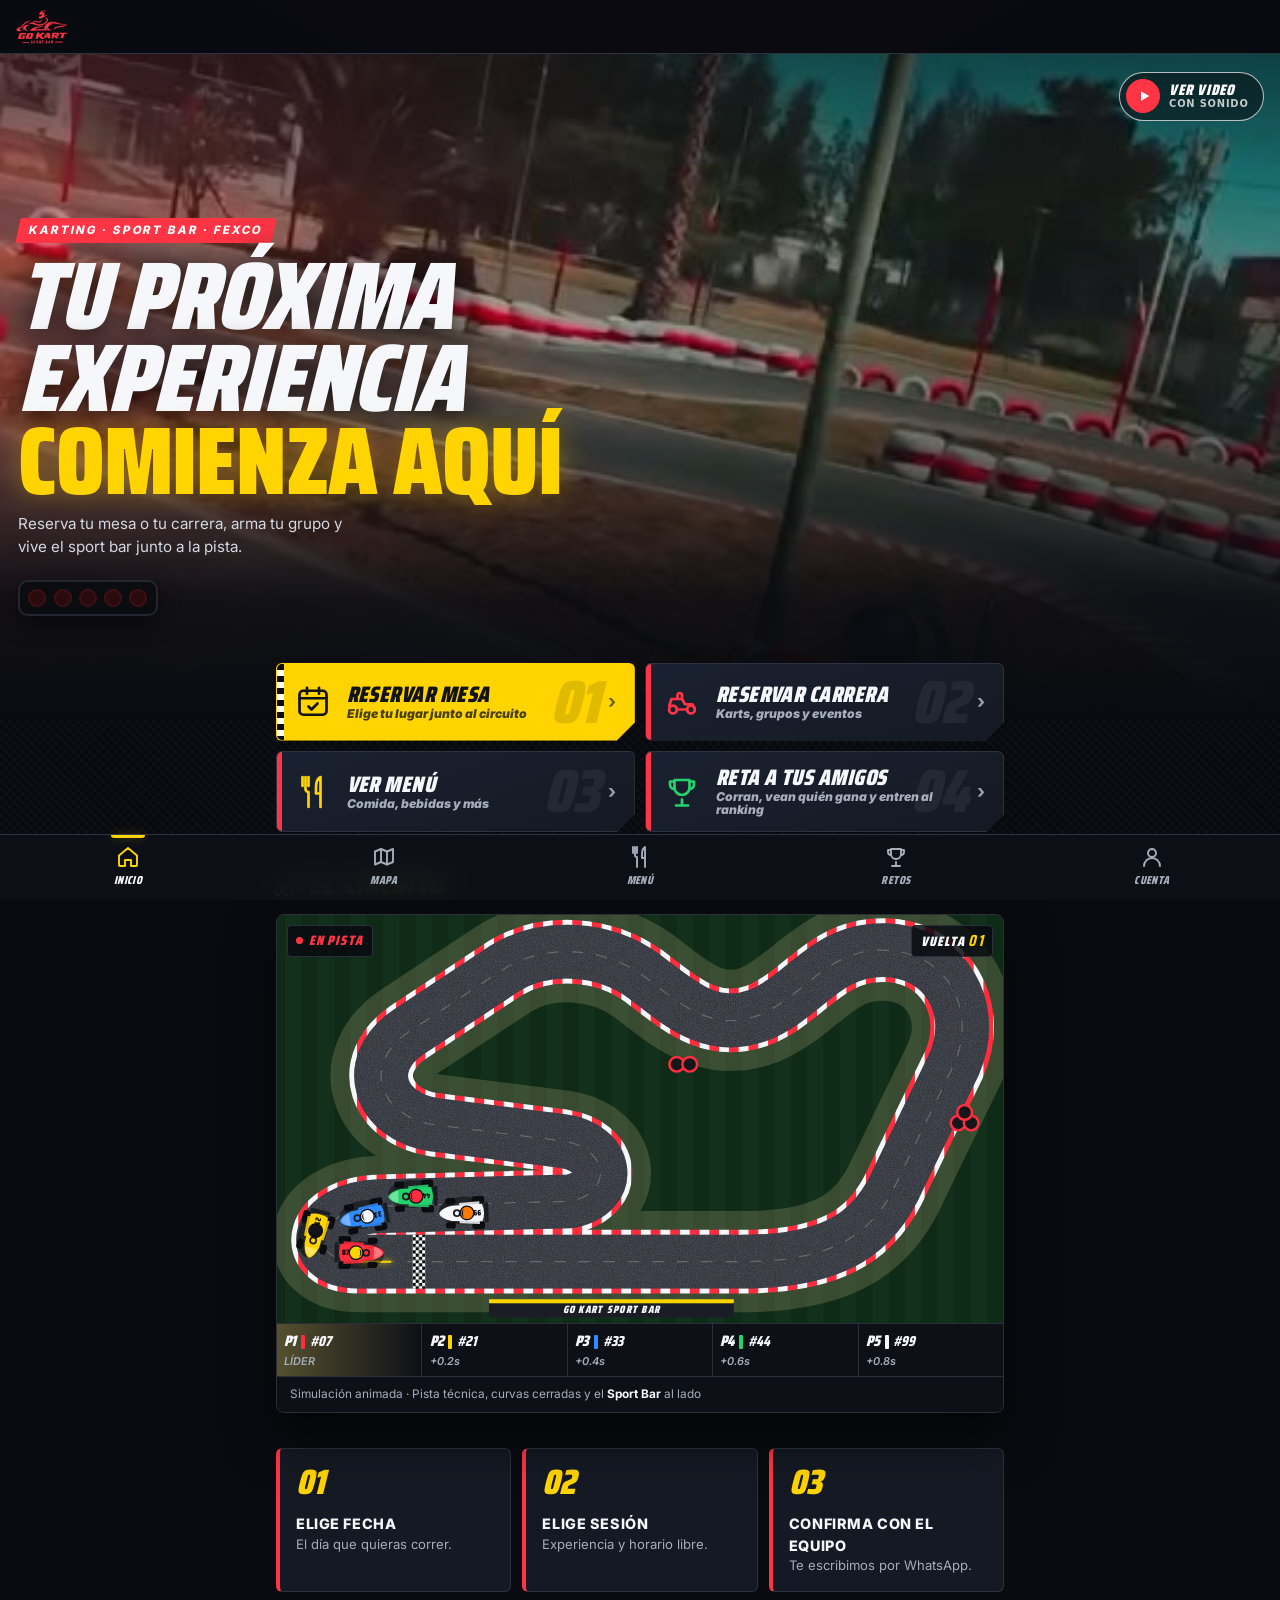
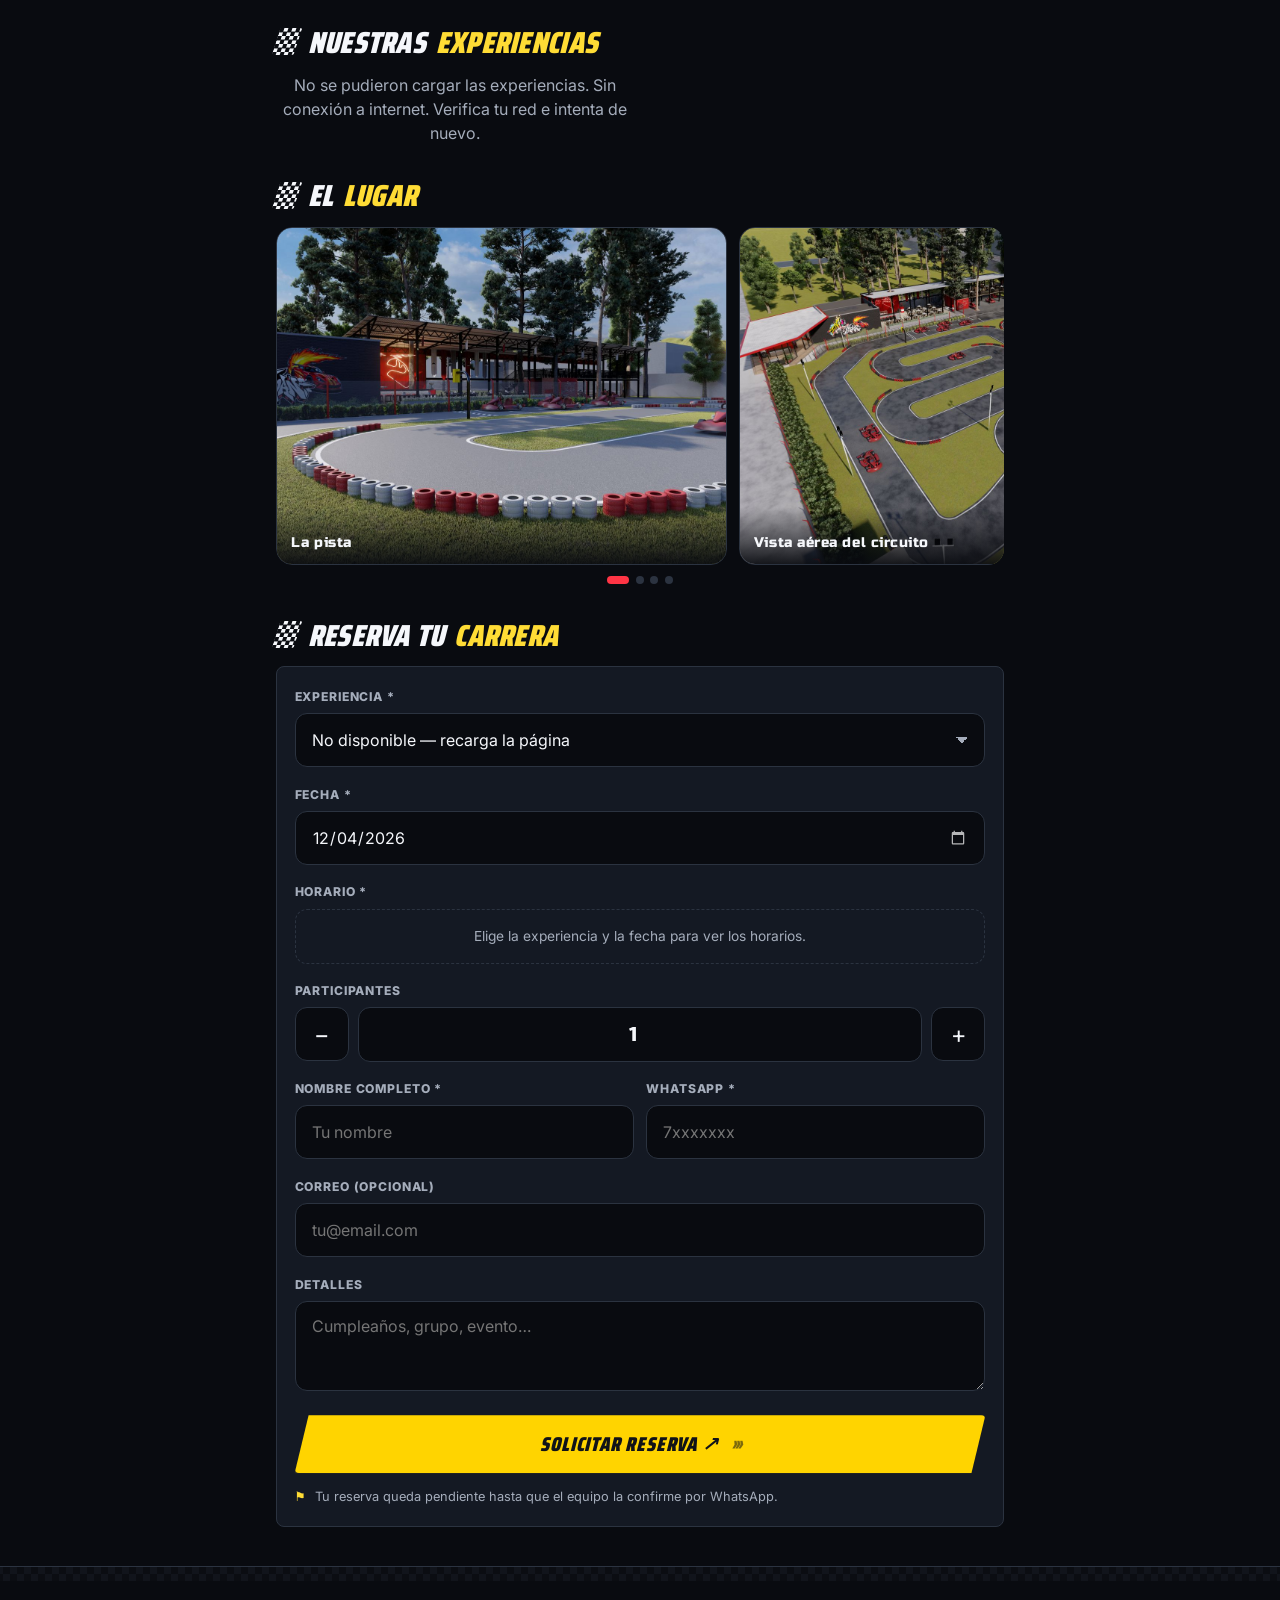
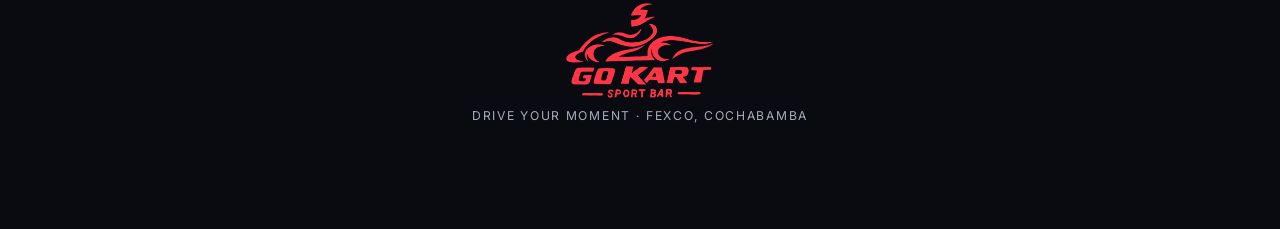
<file: index.html>
<!DOCTYPE html>
<html lang="es">
<head>
  <meta charset="UTF-8">
  <meta name="viewport" content="width=device-width, initial-scale=1.0, viewport-fit=cover">
  <meta name="theme-color" content="#090b10">
  <meta name="description" content="GO KART SPORT BAR — Reserva tu carrera de karting, mira el menú y descubre la pista.">
  <title>GO KART SPORT BAR — Reservas</title>
  <link rel="manifest" href="./manifest.json">
  <link rel="icon" type="image/png" sizes="192x192" href="./icons/icon-192.png">
  <link rel="apple-touch-icon" href="./icons/icon-192.png">
  <meta name="apple-mobile-web-app-capable" content="yes">
  <meta name="apple-mobile-web-app-status-bar-style" content="black-translucent">
  <link rel="preload" as="image" href="./img/logo.png">
  <link rel="stylesheet" href="./css/styles.css">
</head>
<body class="con-nav">

  <!-- PANTALLA DE CARGA -->
  <div id="splash" class="splash" role="status" aria-label="Cargando">
    <img src="./img/logo.png" alt="GO KART SPORT BAR" class="splash-logo">
    <div class="neumatico" aria-hidden="true"></div>
    <div class="splash-barra"><span id="splash-progreso"></span></div>
    <p class="splash-txt">PREPARANDO EL CIRCUITO</p>
  </div>

  <!-- CABECERA -->
  <header class="header">
    <a href="./index.html" class="header-logo" aria-label="GO KART SPORT BAR — inicio">
      <img src="./img/logo.png" alt="GO KART SPORT BAR">
    </a>
    <span id="estado" class="estado-pill hidden"><i></i><span></span></span>
  </header>

  <!-- HERO -->
  <section class="hero hero-carrera con-video">
    <video class="hero-video" id="hero-video" muted loop playsinline preload="none" poster="./video/hero-poster.jpg" aria-hidden="true" tabindex="-1">
      <source src="./video/hero-pista.mp4" type="video/mp4">
    </video>
    <div class="hero-velocidad" aria-hidden="true"><i></i><i></i><i></i><i></i><i></i><i></i></div>
    <span class="hero-kicker">Karting · Sport Bar · FEXCO</span>
    <h1><span class="h1-linea">Tu próxima</span><span class="h1-linea">experiencia</span><em class="h1-linea">comienza aquí</em></h1>
    <p>Reserva tu mesa o tu carrera, arma tu grupo y vive el sport bar junto a la pista.</p>
    <div class="largada" aria-hidden="true">
      <div class="largada-luces"><i></i><i></i><i></i><i></i><i></i></div>
      <span class="largada-go">¡LUZ VERDE!</span>
    </div>
    <button type="button" class="btn-video" id="btn-video" aria-haspopup="dialog">
      <span class="btn-video-ico" aria-hidden="true"><svg viewBox="0 0 24 24"><path d="M8 5.5v13l11-6.5Z" fill="currentColor"/></svg></span>
      <span>VER VIDEO<small>con sonido</small></span>
    </button>
  </section>

  <!-- VIDEO COMPLETO -->
  <dialog class="video-modal" id="video-modal" aria-label="Video de GO KART SPORT BAR">
    <button type="button" class="video-cerrar" id="video-cerrar" aria-label="Cerrar video">✕</button>
    <video id="video-completo" controls playsinline preload="none" poster="./video/completo-poster.jpg">
      <source src="./video/gokart-completo.mp4" type="video/mp4">
    </video>
  </dialog>

  <!-- ACCESOS -->
  <nav class="accesos lista" aria-label="Accesos rápidos">
    <a href="./mesas.html" class="acceso principal">
      <svg viewBox="0 0 24 24" fill="none" stroke="currentColor" stroke-width="1.8" stroke-linecap="round" stroke-linejoin="round" aria-hidden="true"><rect x="3" y="4.5" width="18" height="16" rx="2.5"/><path d="M3 9.5h18M8 2.5v4M16 2.5v4"/><path d="m9 15 2 2 4-4"/></svg>
      <span>RESERVAR MESA<small>Elige tu lugar junto al circuito</small></span><b class="flecha" aria-hidden="true">›</b>
    </a>
    <a href="#reservar" class="acceso">
      <svg viewBox="0 0 24 24" fill="none" stroke="#ff3545" stroke-width="1.8" stroke-linecap="round" stroke-linejoin="round" aria-hidden="true"><circle cx="6" cy="17" r="2.6"/><circle cx="18" cy="17" r="2.6"/><path d="M8.6 17h6.8M3.5 14.5 5 10h7l2 3.5h5l1.5 3"/><path d="M9 10V7.5a1.5 1.5 0 0 1 3 0V10"/></svg>
      <span>RESERVAR CARRERA<small>Karts, grupos y eventos</small></span><b class="flecha" aria-hidden="true">›</b>
    </a>
    <a href="./menu.html" class="acceso">
      <svg viewBox="0 0 24 24" fill="none" stroke="#ffd400" stroke-width="1.8" stroke-linecap="round" stroke-linejoin="round" aria-hidden="true"><path d="M7 2v8a2 2 0 0 0 2 2v10M5 2v6M9 2v6M17 22V2c-2 1-3 3.5-3 7v4h3"/></svg>
      <span>VER MENÚ<small>Comida, bebidas y más</small></span><b class="flecha" aria-hidden="true">›</b>
    </a>
    <a href="./retos.html" class="acceso">
      <svg viewBox="0 0 24 24" fill="none" stroke="#22d36b" stroke-width="1.8" stroke-linecap="round" stroke-linejoin="round" aria-hidden="true"><path d="M8 21h8M12 17v4M7 4h10v5a5 5 0 0 1-10 0Z"/><path d="M17 5h3v2a3 3 0 0 1-3 3M7 5H4v2a3 3 0 0 0 3 3"/></svg>
      <span>RETA A TUS AMIGOS<small>Corran, vean quién gana y entren al ranking</small></span><b class="flecha" aria-hidden="true">›</b>
    </a>
  </nav>

  <!-- CIRCUITO EN VIVO (simulación) -->
  <section class="section">
    <h2 class="section-title">El <span>circuito</span></h2>
    <div class="circuito-pro">
      <div class="circuito-cabeza">
        <span class="en-vivo">EN PISTA</span>
        <span class="vuelta">VUELTA <b id="vuelta-num">01</b></span>
      </div>
      <svg id="circuito-svg" viewBox="70 45 890 500" role="img" aria-label="Animación de karts dando vueltas al circuito">
        <defs>
          <pattern id="pasto" width="40" height="40" patternUnits="userSpaceOnUse"><rect width="40" height="40" fill="#0f2a17"/><rect width="20" height="40" fill="#12301b"/></pattern>
          <pattern id="pianos" width="24" height="24" patternUnits="userSpaceOnUse"><rect width="12" height="24" fill="#ff2d3d"/><rect x="12" width="12" height="24" fill="#f5f7fb"/></pattern>
          <pattern id="cuadros" width="8" height="8" patternUnits="userSpaceOnUse"><rect width="8" height="8" fill="#0b0c10"/><rect width="4" height="4" fill="#fff"/><rect x="4" y="4" width="4" height="4" fill="#fff"/></pattern>
          <filter id="asfalto-ruido"><feTurbulence type="fractalNoise" baseFrequency=".9" numOctaves="2" result="r"/><feColorMatrix in="r" values="0 0 0 0 .2  0 0 0 0 .21  0 0 0 0 .24  0 0 0 .55 0"/><feComposite in2="SourceGraphic" operator="in"/></filter>
          <path id="trazado-circuito" d="M 170 470 L 640 470 C 760 470 805 430 832 368 L 900 228 C 930 160 890 88 812 88 C 742 88 716 146 660 168 C 600 190 560 150 520 120 C 470 84 400 80 350 110 L 232 188 C 172 228 196 292 262 302 L 420 322 C 476 330 484 384 430 396 L 196 402 C 116 404 102 470 170 470 Z"/>
        </defs>
        <rect x="0" y="0" width="1000" height="600" fill="url(#pasto)"/>
        <use href="#trazado-circuito" fill="none" stroke="#c8b98a" stroke-opacity=".22" stroke-width="124" stroke-linejoin="round"/>
        <use href="#trazado-circuito" fill="none" stroke="url(#pianos)" stroke-width="78" stroke-linejoin="round"/>
        <use href="#trazado-circuito" fill="none" stroke="#24272f" stroke-width="66" stroke-linejoin="round"/>
        <use href="#trazado-circuito" fill="none" stroke="#24272f" stroke-width="66" stroke-linejoin="round" filter="url(#asfalto-ruido)"/>
        <use href="#trazado-circuito" fill="none" stroke="rgba(255,255,255,.22)" stroke-width="1.5" stroke-dasharray="14 16"/>
        <use href="#trazado-circuito" class="luz-pista" fill="none" stroke="#ffd400" stroke-width="2.5" stroke-dasharray="40 2600" pathLength="2640"/>
        <rect x="236" y="437" width="16" height="66" fill="url(#cuadros)"/>
        <g class="tribuna" transform="translate(330 516)"><rect width="300" height="22" rx="4" fill="#1a1d25"/><rect y="0" width="300" height="5" fill="#ffd400"/><text x="150" y="17" text-anchor="middle">GO KART SPORT BAR</text></g>
        <g class="neumaticos-pila" transform="translate(905 300)"><circle r="9"/><circle cx="16" r="9"/><circle cx="8" cy="-13" r="9"/></g>
        <g class="neumaticos-pila" transform="translate(560 228)"><circle r="9"/><circle cx="16" r="9"/></g>
        <g id="capa-estela"></g>
        <g id="capa-humo"></g>
        <g id="capa-karts"></g>
      </svg>
      <ol class="tabla-posiciones" id="tabla-posiciones" aria-label="Posiciones de la animación"></ol>
      <p class="circuito-nota">Simulación animada · Pista técnica, curvas cerradas y el <b>Sport Bar</b> al lado</p>
    </div>
  </section>

  <!-- PASOS -->
  <section class="section">
    <div class="steps">
      <div class="step"><div class="step-num">01</div><div><h3>Elige fecha</h3><p>El día que quieras correr.</p></div></div>
      <div class="step"><div class="step-num">02</div><div><h3>Elige sesión</h3><p>Experiencia y horario libre.</p></div></div>
      <div class="step"><div class="step-num">03</div><div><h3>Confirma con el equipo</h3><p>Te escribimos por WhatsApp.</p></div></div>
    </div>
  </section>

  <!-- EXPERIENCIAS (desde la API) -->
  <section id="experiencias" class="section">
    <h2 class="section-title">Nuestras <span>experiencias</span></h2>
    <div id="services-container" class="services-grid">
      <div class="esqueleto"></div><div class="esqueleto"></div>
    </div>
  </section>

  <!-- GALERÍA -->
  <section class="section">
    <h2 class="section-title">El <span>lugar</span></h2>
    <div class="carrusel">
      <div class="carrusel-pista" id="carrusel">
        <figure class="carrusel-item"><img src="./img/render-pista.jpg" alt="Pista de karting con neumáticos rojos y blancos" loading="lazy"><figcaption>La pista</figcaption></figure>
        <figure class="carrusel-item"><img src="./img/render-aereo.jpg" alt="Vista aérea del circuito y el sport bar" loading="lazy"><figcaption>Vista aérea del circuito</figcaption></figure>
        <figure class="carrusel-item"><img src="./img/galeria-mural.jpg" alt="Mural de GO KART SPORT BAR con dos pilotos" loading="lazy"><figcaption>Sport Bar</figcaption></figure>
        <figure class="carrusel-item"><img src="./img/como-llegar.jpg" alt="Mapa de cómo llegar: FEXCO, puerta 1B, Circuito Bolivia" loading="lazy"><figcaption>Cómo llegar · FEXCO</figcaption></figure>
      </div>
      <div class="carrusel-puntos" id="carrusel-puntos" aria-hidden="true"></div>
    </div>
  </section>

  <!-- RESERVA -->
  <section id="reservar" class="section">
    <h2 class="section-title">Reserva tu <span>carrera</span></h2>
    <div class="form-card">
      <form id="reservation-form" autocomplete="on" novalidate>
        <div class="form-group">
          <label for="servicio">Experiencia *</label>
          <select id="servicio" required>
            <option value="">Cargando experiencias…</option>
          </select>
        </div>
        <div class="form-group">
          <label for="fecha">Fecha *</label>
          <input type="date" id="fecha" required>
        </div>
        <div class="form-group">
          <span class="form-label" id="horas-label">Horario *</span>
          <div id="horas" class="chips" role="radiogroup" aria-labelledby="horas-label">
            <div class="chips-vacio">Elige la experiencia y la fecha para ver los horarios.</div>
          </div>
        </div>
        <div class="form-group">
          <label for="participantes">Participantes</label>
          <div class="contador">
            <button type="button" id="menos" aria-label="Menos participantes">−</button>
            <input type="number" id="participantes" min="1" max="10" value="1" inputmode="numeric">
            <button type="button" id="mas" aria-label="Más participantes">+</button>
          </div>
          <p class="form-ayuda" id="cupo-ayuda"></p>
        </div>
        <div class="form-row">
          <div class="form-group">
            <label for="nombre">Nombre completo *</label>
            <input type="text" id="nombre" required placeholder="Tu nombre" autocomplete="name">
          </div>
          <div class="form-group">
            <label for="telefono">WhatsApp *</label>
            <input type="tel" id="telefono" required placeholder="7xxxxxxx" autocomplete="tel" inputmode="tel">
          </div>
        </div>
        <div class="form-group">
          <label for="email">Correo (opcional)</label>
          <input type="email" id="email" placeholder="tu@email.com" autocomplete="email">
        </div>
        <div class="form-group">
          <label for="observaciones">Detalles</label>
          <textarea id="observaciones" placeholder="Cumpleaños, grupo, evento…"></textarea>
        </div>
        <button type="submit" id="btn-submit" class="btn btn-primary">Solicitar reserva ↗</button>
        <p class="aviso-reserva"><b>⚑</b> Tu reserva queda pendiente hasta que el equipo la confirme por WhatsApp.</p>
      </form>
      <div id="status-msg" class="status-msg" role="alert"></div>
    </div>
  </section>

  <!-- PIE -->
  <footer class="footer">
    <img src="./img/logo.png" alt="GO KART SPORT BAR" loading="lazy">
    <p class="footer-tagline">Drive your moment · FEXCO, Cochabamba</p>
  </footer>

  <!-- CONFIRMACIÓN -->
  <div id="confirmacion" class="modal" role="dialog" aria-modal="true" aria-labelledby="confirm-titulo">
    <div class="confeti" id="confeti"></div>
    <div class="modal-caja">
      <div class="bandera-wrap"><div class="bandera" aria-hidden="true"><div class="bandera-palo"></div><div class="bandera-tela"></div></div></div>
      <h2 class="confirm-titulo" id="confirm-titulo">¡Reserva enviada!</h2>
      <p class="confirm-sub">El equipo la revisará y te confirmará por WhatsApp.</p>
      <div class="confirm-datos" id="confirm-datos"></div>
      <div class="confirm-acciones">
        <a id="btn-whatsapp" class="btn btn-whatsapp" href="#" target="_blank" rel="noopener">
          <svg width="20" height="20" viewBox="0 0 24 24" fill="currentColor" aria-hidden="true"><path d="M12 2a10 10 0 0 0-8.6 15.1L2 22l5-1.3A10 10 0 1 0 12 2Zm0 18.2a8.2 8.2 0 0 1-4.2-1.2l-.3-.2-3 .8.8-2.9-.2-.3A8.2 8.2 0 1 1 12 20.2Zm4.5-6.1c-.2-.1-1.5-.7-1.7-.8-.2-.1-.4-.1-.6.1l-.8 1c-.1.2-.3.2-.5.1a6.7 6.7 0 0 1-3.3-2.9c-.2-.4.3-.4.8-1.3.1-.2 0-.3 0-.4l-.8-1.8c-.2-.5-.4-.4-.6-.4h-.5a1 1 0 0 0-.7.3 3 3 0 0 0-.9 2.2 5.2 5.2 0 0 0 1.1 2.7 11.8 11.8 0 0 0 4.5 4c1.7.7 2.4.8 3.2.7.5-.1 1.5-.6 1.7-1.2.2-.6.2-1.1.2-1.2-.1-.1-.2-.2-.4-.3Z"/></svg>
          Compartir por WhatsApp
        </a>
        <button type="button" id="btn-otra" class="btn btn-ghost">Hacer otra reserva</button>
      </div>
    </div>
  </div>

  <!-- NAVEGACIÓN INFERIOR -->
  <nav class="bottom-nav" aria-label="Navegación principal">
    <a href="./index.html" class="on" aria-current="page">
      <svg viewBox="0 0 24 24" fill="none" stroke="currentColor" stroke-width="1.9" stroke-linecap="round" stroke-linejoin="round" aria-hidden="true"><path d="M3 10.5 12 3l9 7.5V20a1 1 0 0 1-1 1h-5v-6h-6v6H4a1 1 0 0 1-1-1Z"/></svg>Inicio
    </a>
    <a href="./mesas.html">
      <svg viewBox="0 0 24 24" fill="none" stroke="currentColor" stroke-width="1.9" stroke-linecap="round" stroke-linejoin="round" aria-hidden="true"><path d="m9 4-6 2.5v13L9 17l6 2.5 6-2.5v-13L15 6.5Z"/><path d="M9 4v13M15 6.5v13"/></svg>Mapa
    </a>
    <a href="./menu.html">
      <svg viewBox="0 0 24 24" fill="none" stroke="currentColor" stroke-width="1.9" stroke-linecap="round" stroke-linejoin="round" aria-hidden="true"><path d="M7 2v8a2 2 0 0 0 2 2v10M5 2v6M9 2v6M17 22V2c-2 1-3 3.5-3 7v4h3"/></svg>Menú
    </a>
    <a href="./retos.html">
      <svg viewBox="0 0 24 24" fill="none" stroke="currentColor" stroke-width="1.9" stroke-linecap="round" stroke-linejoin="round" aria-hidden="true"><path d="M8 21h8M12 17v4M7 4h10v5a5 5 0 0 1-10 0Z"/><path d="M17 5h3v2a3 3 0 0 1-3 3M7 5H4v2a3 3 0 0 0 3 3"/></svg>Retos
    </a>
    <a href="./cuenta.html">
      <svg viewBox="0 0 24 24" fill="none" stroke="currentColor" stroke-width="1.9" stroke-linecap="round" stroke-linejoin="round" aria-hidden="true"><circle cx="12" cy="8" r="4"/><path d="M4 21a8 8 0 0 1 16 0"/></svg>Cuenta
    </a>
  </nav>

  <script src="./js/api.js"></script>
  <script src="./js/app.js"></script>
  <script src="./js/circuito.js"></script>
  <script src="./js/video.js"></script>
  <script>
    if ("serviceWorker" in navigator) {
      navigator.serviceWorker.register("./sw.js").catch(err => console.warn("SW registro falló:", err));
    }
  </script>
</body>
</html>
</file>
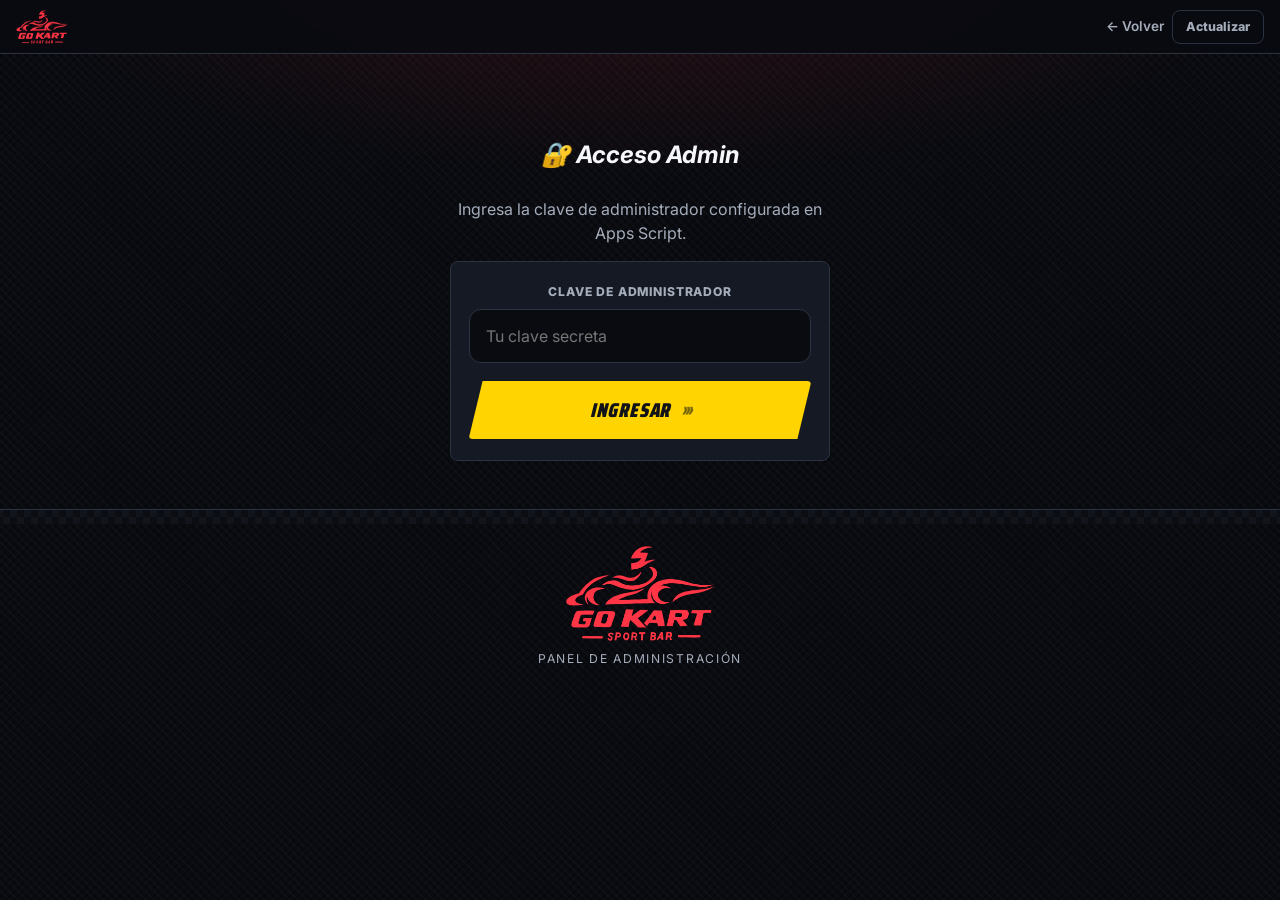
<file: admin.html>
<!DOCTYPE html>
<html lang="es">
<head>
  <meta charset="UTF-8">
  <meta name="viewport" content="width=device-width, initial-scale=1.0">
  <meta name="theme-color" content="#090b10">
  <meta name="robots" content="noindex">
  <title>GO KART SPORT BAR — Admin</title>
  <link rel="manifest" href="./manifest.json">
  <link rel="icon" type="image/png" sizes="192x192" href="./icons/icon-192.png">
  <link rel="stylesheet" href="./css/styles.css">
</head>
<body>

  <!-- HEADER -->
  <header class="header">
    <a href="./index.html" class="header-logo" aria-label="GO KART SPORT BAR — inicio"><img src="./img/logo.png" alt="GO KART SPORT BAR"></a>
    <nav class="header-nav">
      <a href="./index.html">← Volver</a>
      <button id="btn-refresh" class="btn btn-outline btn-sm" style="margin-left:.5rem">Actualizar</button>
      <button id="btn-logout" class="btn btn-outline btn-sm hidden" style="margin-left:.5rem">Salir</button>
    </nav>
  </header>

  <!-- LOGIN -->
  <div id="login-view" class="section">
    <div class="admin-login">
      <h2>🔐 Acceso Admin</h2>
      <p class="text-muted mb-2">Ingresa la clave de administrador configurada en Apps Script.</p>
      <form id="login-form" class="form-card">
        <div class="form-group">
          <label for="clave-input">Clave de administrador</label>
          <input type="password" id="clave-input" required placeholder="Tu clave secreta" minlength="12">
        </div>
        <button type="submit" class="btn btn-primary">INGRESAR</button>
      </form>
    </div>
  </div>

  <!-- DASHBOARD -->
  <div id="dashboard-view" class="section hidden">
    <h2 class="section-title">Panel de&nbsp;<span>control</span></h2>

    <div id="dashboard-content">
      <div class="loading-overlay"><span class="spinner"></span> Cargando panel...</div>
    </div>

    <!-- Retos en pista -->
    <div class="admin-section">
      <h3>🏁 Retos en pista</h3>
      <p class="text-muted text-sm mb-1">Pide el código al grupo, carga la posición y la mejor vuelta de cada piloto (ej. 45.3 o 1:02.48). La vuelta es opcional.</p>
      <div id="retos-admin"><div class="loading-overlay"><span class="spinner"></span></div></div>
    </div>

    <!-- Fotos de clientes -->
    <div class="admin-section">
      <h3>📸 Fotos por aprobar</h3>
      <div id="fotos-admin"><div class="loading-overlay"><span class="spinner"></span></div></div>
    </div>

    <!-- Bloquear horario -->
    <div class="admin-section">
      <h3>🚫 Bloquear Horario</h3>
      <form id="block-form">
        <div class="form-row">
          <div class="form-group">
            <label for="block-fecha">Fecha</label>
            <input type="date" id="block-fecha" required>
          </div>
          <div class="form-group">
            <label for="block-inicio">Desde</label>
            <input type="time" id="block-inicio" required>
          </div>
          <div class="form-group">
            <label for="block-fin">Hasta</label>
            <input type="time" id="block-fin" required>
          </div>
        </div>
        <div class="form-group">
          <label for="block-motivo">Motivo</label>
          <input type="text" id="block-motivo" placeholder="Mantenimiento, evento privado, etc.">
        </div>
        <button type="submit" class="btn btn-primary">BLOQUEAR HORARIO</button>
      </form>
    </div>

    <!-- Configuración -->
    <div class="admin-section">
      <h3>⚙️ Configuración</h3>
      <form id="settings-form">
        <div class="form-group">
          <label for="set-name">Nombre del negocio</label>
          <input type="text" id="set-name" placeholder="GO KART SPORT BAR">
        </div>
        <div class="form-row">
          <div class="form-group">
            <label for="set-open">Apertura</label>
            <input type="time" id="set-open" value="10:00">
          </div>
          <div class="form-group">
            <label for="set-close">Cierre</label>
            <input type="time" id="set-close" value="19:00">
          </div>
        </div>
        <div class="form-group">
          <label for="set-slot">Duración turno (min)</label>
          <input type="number" id="set-slot" min="10" max="180" value="60">
        </div>
        <button type="submit" class="btn btn-primary">GUARDAR CONFIGURACIÓN</button>
      </form>
    </div>
  </div>

  <div id="admin-status" class="status-msg"></div>

  <!-- FOOTER -->
  <footer class="footer">
    <img src="./img/logo.png" alt="GO KART SPORT BAR">
    <p class="footer-tagline">Panel de Administración</p>
  </footer>

  <!-- SCRIPTS -->
  <script src="./js/api.js"></script>
  <script src="./js/admin.js"></script>

</body>
</html>
</file>
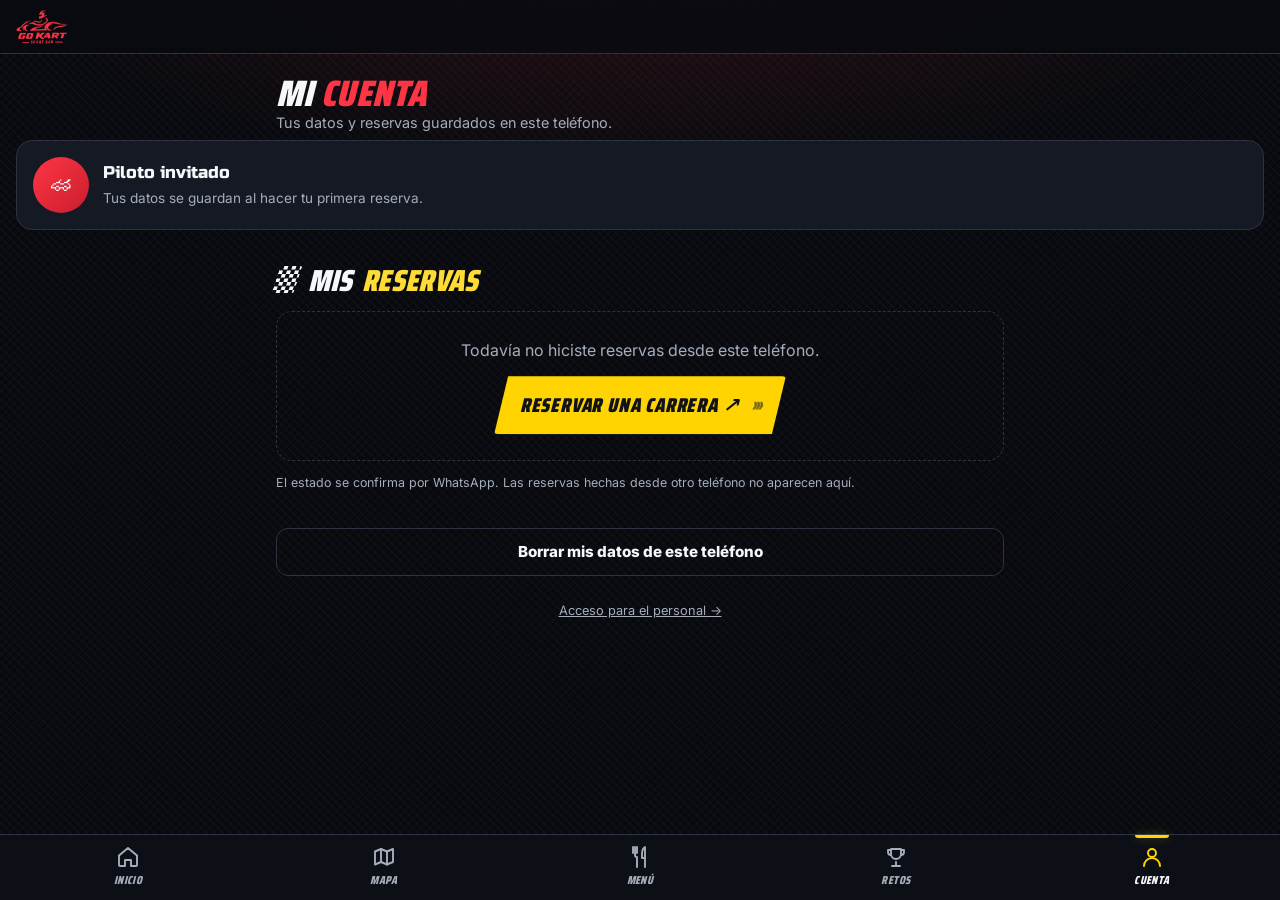
<file: cuenta.html>
<!DOCTYPE html>
<html lang="es">
<head>
  <meta charset="UTF-8">
  <meta name="viewport" content="width=device-width, initial-scale=1.0, viewport-fit=cover">
  <meta name="theme-color" content="#090b10">
  <title>Mi cuenta — GO KART SPORT BAR</title>
  <link rel="manifest" href="./manifest.json">
  <link rel="icon" type="image/png" sizes="192x192" href="./icons/icon-192.png">
  <link rel="apple-touch-icon" href="./icons/icon-192.png">
  <meta name="apple-mobile-web-app-capable" content="yes">
  <link rel="stylesheet" href="./css/styles.css">
  <style>
    .perfil { display: flex; align-items: center; gap: .9rem; margin: 0 1rem; background: var(--panel); border: 1px solid var(--line); border-radius: var(--radius); padding: 1rem; }
    .avatar { width: 56px; height: 56px; border-radius: 50%; display: grid; place-items: center; font-family: var(--font-display); font-size: 1.3rem; background: linear-gradient(135deg, var(--red), var(--red-dark)); flex: 0 0 auto; }
    .perfil b { font-family: var(--font-display); font-weight: 400; font-size: 1.05rem; display: block; }
    .perfil span { color: var(--muted); font-size: .85rem; }
    .reservas { display: grid; gap: .7rem; }
    .reserva { background: var(--panel); border: 1px solid var(--line); border-left: 4px solid var(--orange); border-radius: 14px; padding: .85rem 1rem; }
    .reserva.pasada { opacity: .55; border-left-color: var(--line); }
    .reserva-top { display: flex; justify-content: space-between; gap: .5rem; align-items: baseline; }
    .reserva-top b { font-family: var(--font-display); font-weight: 400; }
    .reserva p { color: var(--muted); font-size: .84rem; margin-top: .2rem; }
    .vacio { text-align: center; color: var(--muted); padding: 1.6rem 1rem; border: 1.5px dashed var(--line); border-radius: var(--radius); }
    .vacio .btn { margin-top: .9rem; width: auto; }
    .link-staff { display: block; text-align: center; color: var(--muted); font-size: .8rem; margin: 1.6rem 0 .5rem; }
  </style>
</head>
<body class="con-nav">

  <header class="header">
    <a href="./index.html" class="header-logo" aria-label="GO KART SPORT BAR — inicio"><img src="./img/logo.png" alt="GO KART SPORT BAR"></a>
  </header>

  <div class="page-head">
    <h1>Mi <span style="color:var(--red)">cuenta</span></h1>
    <p>Tus datos y reservas guardados en este teléfono.</p>
  </div>

  <div class="perfil" id="perfil"></div>

  <section class="section">
    <h2 class="section-title">Mis <span>reservas</span></h2>
    <div class="reservas" id="reservas"></div>
    <p class="form-ayuda" style="margin-top:.8rem">El estado se confirma por WhatsApp. Las reservas hechas desde otro teléfono no aparecen aquí.</p>
  </section>

  <section class="section">
    <button type="button" class="btn btn-ghost" id="borrar">Borrar mis datos de este teléfono</button>
    <a class="link-staff" href="./admin.html">Acceso para el personal →</a>
  </section>

  <nav class="bottom-nav" aria-label="Navegación principal">
    <a href="./index.html">
      <svg viewBox="0 0 24 24" fill="none" stroke="currentColor" stroke-width="1.9" stroke-linecap="round" stroke-linejoin="round" aria-hidden="true"><path d="M3 10.5 12 3l9 7.5V20a1 1 0 0 1-1 1h-5v-6h-6v6H4a1 1 0 0 1-1-1Z"/></svg>Inicio
    </a>
    <a href="./mesas.html">
      <svg viewBox="0 0 24 24" fill="none" stroke="currentColor" stroke-width="1.9" stroke-linecap="round" stroke-linejoin="round" aria-hidden="true"><path d="m9 4-6 2.5v13L9 17l6 2.5 6-2.5v-13L15 6.5Z"/><path d="M9 4v13M15 6.5v13"/></svg>Mapa
    </a>
    <a href="./menu.html">
      <svg viewBox="0 0 24 24" fill="none" stroke="currentColor" stroke-width="1.9" stroke-linecap="round" stroke-linejoin="round" aria-hidden="true"><path d="M7 2v8a2 2 0 0 0 2 2v10M5 2v6M9 2v6M17 22V2c-2 1-3 3.5-3 7v4h3"/></svg>Menú
    </a>
    <a href="./retos.html">
      <svg viewBox="0 0 24 24" fill="none" stroke="currentColor" stroke-width="1.9" stroke-linecap="round" stroke-linejoin="round" aria-hidden="true"><path d="M8 21h8M12 17v4M7 4h10v5a5 5 0 0 1-10 0Z"/><path d="M17 5h3v2a3 3 0 0 1-3 3M7 5H4v2a3 3 0 0 0 3 3"/></svg>Retos
    </a>
    <a href="./cuenta.html" class="on" aria-current="page">
      <svg viewBox="0 0 24 24" fill="none" stroke="currentColor" stroke-width="1.9" stroke-linecap="round" stroke-linejoin="round" aria-hidden="true"><circle cx="12" cy="8" r="4"/><path d="M4 21a8 8 0 0 1 16 0"/></svg>Cuenta
    </a>
  </nav>

  <script>
    // Datos guardados por app.js al reservar (localStorage: gk_cliente, gk_reservas)
    const $ = id => document.getElementById(id);
    const el = (t, c, x) => { const e = document.createElement(t); if (c) e.className = c; if (x != null) e.textContent = x; return e; };
    const leer = k => { try { return JSON.parse(localStorage.getItem(k) || "null"); } catch (e) { return null; } };
    const hoy = (() => { const d = new Date(); return d.getFullYear() + "-" + String(d.getMonth() + 1).padStart(2, "0") + "-" + String(d.getDate()).padStart(2, "0"); })();
    const larga = iso => { const [y, m, d] = iso.split("-").map(Number); return new Date(y, m - 1, d).toLocaleDateString("es-BO", { weekday: "short", day: "numeric", month: "short" }); };

    function pintar() {
      const c = leer("gk_cliente"), rs = leer("gk_reservas") || [];
      const p = $("perfil"); p.innerHTML = "";
      p.appendChild(el("div", "avatar", c && c.nombre ? c.nombre.trim()[0].toUpperCase() : "🏎"));
      const t = el("div"); t.appendChild(el("b", null, c && c.nombre ? c.nombre : "Piloto invitado"));
      t.appendChild(el("span", null, c && c.telefono ? "WhatsApp " + c.telefono : "Tus datos se guardan al hacer tu primera reserva."));
      p.appendChild(t);
      const box = $("reservas"); box.innerHTML = "";
      if (!rs.length) {
        const v = el("div", "vacio", "Todavía no hiciste reservas desde este teléfono.");
        v.appendChild(document.createElement("br"));
        const a = el("a", "btn btn-primary", "Reservar una carrera ↗"); a.href = "./index.html#reservar"; v.appendChild(a);
        box.appendChild(v); return;
      }
      rs.forEach(r => {
        const card = el("article", "reserva" + (r.fecha < hoy ? " pasada" : ""));
        const top = el("div", "reserva-top");
        top.appendChild(el("b", null, larga(r.fecha) + " · " + r.hora));
        top.appendChild(el("span", "badge badge-pendiente", r.fecha < hoy ? "Pasada" : "Pendiente"));
        card.appendChild(top);
        card.appendChild(el("p", null, (r.servicio || "Carrera") + " · " + r.participantes + (/^Mesa /.test(r.servicio || "") ? (r.participantes === 1 ? " persona" : " personas") : (r.participantes === 1 ? " piloto" : " pilotos")) + " · Código " + String(r.codigo || "").slice(0, 8).toUpperCase()));
        box.appendChild(card);
      });
    }
    $("borrar").addEventListener("click", () => {
      if (!confirm("¿Borrar tus datos y el historial de reservas de este teléfono? Las reservas siguen existiendo en el sistema.")) return;
      ["gk_cliente", "gk_reservas", "gk_pedido"].forEach(k => { try { localStorage.removeItem(k); } catch (e) {} });
      pintar();
    });
    pintar();
    if ("serviceWorker" in navigator) navigator.serviceWorker.register("./sw.js").catch(() => {});
  </script>
</body>
</html>
</file>
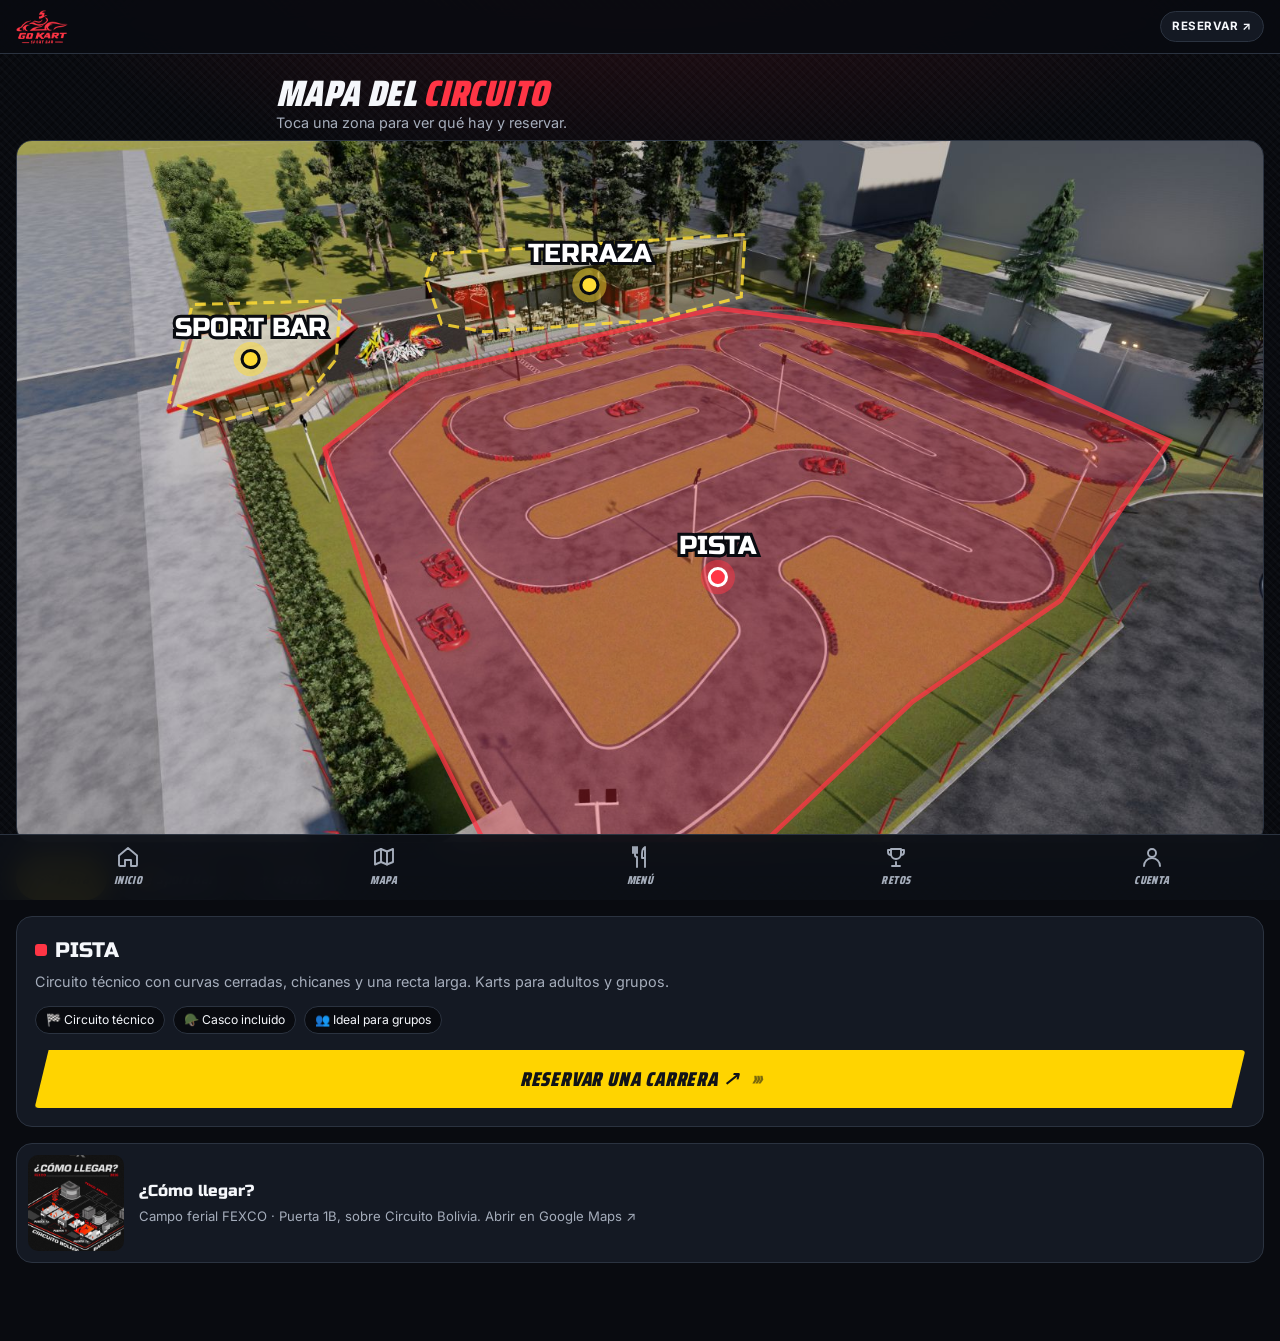
<file: mapa.html>
<!DOCTYPE html>
<html lang="es">
<head>
  <meta charset="UTF-8">
  <meta name="viewport" content="width=device-width, initial-scale=1.0, viewport-fit=cover">
  <meta name="theme-color" content="#090b10">
  <meta name="description" content="Mapa del circuito GO KART SPORT BAR: pista, sport bar y terraza.">
  <title>Mapa del circuito — GO KART SPORT BAR</title>
  <link rel="manifest" href="./manifest.json">
  <link rel="icon" type="image/png" sizes="192x192" href="./icons/icon-192.png">
  <link rel="apple-touch-icon" href="./icons/icon-192.png">
  <meta name="apple-mobile-web-app-capable" content="yes">
  <link rel="stylesheet" href="./css/styles.css">
  <style>
    .mapa-wrap { position: relative; margin: 0 1rem; border-radius: var(--radius); overflow: hidden; border: 1px solid var(--line); background: #0d1017; }
    .mapa-scroll { overflow-x: auto; scrollbar-width: none; -webkit-overflow-scrolling: touch; }
    .mapa-scroll::-webkit-scrollbar { display: none; }
    .mapa-lienzo { position: relative; width: 100%; aspect-ratio: 16 / 9; }
    .mapa-lienzo img { width: 100%; height: 100%; object-fit: cover; }
    .mapa-lienzo svg { position: absolute; inset: 0; width: 100%; height: 100%; }
    .zona { cursor: pointer; fill: rgba(255,53,69,.10); stroke: rgba(255,53,69,.75); stroke-width: 4; stroke-dasharray: 14 8; transition: fill .2s; }
    .zona.amarilla { fill: rgba(255,220,53,.10); stroke: rgba(255,220,53,.85); }
    .zona:hover, .zona.on { fill: rgba(255,53,69,.32); stroke-dasharray: none; stroke-width: 6; }
    .zona.amarilla:hover, .zona.amarilla.on { fill: rgba(255,220,53,.28); }
    .pin { pointer-events: none; }
    .pin circle.pulso { fill: var(--red); opacity: .5; transform-box: fill-box; transform-origin: center; animation: pulso 1.8s ease-out infinite; }
    .pin.amarilla circle.pulso { fill: var(--yellow); }
    .pin text { font-family: 'Russo One', sans-serif; font-size: 34px; fill: #fff; paint-order: stroke; stroke: #090b10; stroke-width: 8px; text-anchor: middle; }
    @keyframes pulso { from { transform: scale(.6); opacity: .7; } to { transform: scale(2.4); opacity: 0; } }
    .mapa-ayuda { position: absolute; left: .6rem; bottom: .6rem; font-size: .72rem; font-weight: 700; background: rgba(9,11,16,.8); padding: .3rem .6rem; border-radius: 99px; color: var(--muted); }
    .leyenda { display: flex; gap: .5rem; overflow-x: auto; padding: .9rem 1rem 0; scrollbar-width: none; }
    .leyenda::-webkit-scrollbar { display: none; }
    .info-zona { margin: 1rem; background: var(--panel); border: 1px solid var(--line); border-radius: var(--radius); padding: 1.1rem; }
    .info-zona h2 { font-family: var(--font-display); font-weight: 400; font-size: 1.3rem; text-transform: uppercase; display: flex; align-items: center; gap: .55rem; }
    .info-zona h2 i { width: 12px; height: 12px; border-radius: 3px; background: var(--red); }
    .info-zona.amarilla h2 i { background: var(--yellow); }
    .info-zona p { color: var(--muted); font-size: .9rem; margin: .35rem 0 .8rem; }
    .info-datos { display: flex; flex-wrap: wrap; gap: .45rem; margin-bottom: 1rem; }
    .info-datos span { font-size: .76rem; background: var(--black); border: 1px solid var(--line); border-radius: 99px; padding: .25rem .65rem; }
    .info-acciones { display: grid; gap: .55rem; }
    .llegar { display: grid; grid-template-columns: 96px 1fr; gap: .9rem; align-items: center; margin: 0 1rem; background: var(--panel); border: 1px solid var(--line); border-radius: var(--radius); padding: .7rem; text-decoration: none; }
    .llegar img { width: 96px; height: 96px; object-fit: cover; border-radius: 10px; }
    .llegar b { font-family: var(--font-display); font-weight: 400; display: block; }
    .llegar span { color: var(--muted); font-size: .82rem; }
    @media (max-width: 520px) { .mapa-lienzo { width: 150%; } }   /* en el celular el mapa se desliza a los costados */
  </style>
</head>
<body class="con-nav">

  <header class="header">
    <a href="./index.html" class="header-logo" aria-label="GO KART SPORT BAR — inicio"><img src="./img/logo.png" alt="GO KART SPORT BAR"></a>
    <a href="./index.html#reservar" class="estado-pill" style="text-decoration:none;color:var(--white)">Reservar ↗</a>
  </header>

  <div class="page-head">
    <h1>Mapa del <span style="color:var(--red)">circuito</span></h1>
    <p>Toca una zona para ver qué hay y reservar.</p>
  </div>

  <div class="mapa-wrap">
    <div class="mapa-scroll" id="mapa-scroll">
      <div class="mapa-lienzo">
        <img src="./img/render-aereo.jpg" alt="Vista aérea: pista de karting, sport bar y terraza">
        <svg viewBox="0 0 1600 900" preserveAspectRatio="none" aria-label="Zonas del lugar">
          <polygon class="zona" data-zona="pista" tabindex="0" role="button" aria-label="Pista"
            points="395,395 520,300 900,215 1180,250 1480,385 1420,470 1340,590 1150,720 960,900 600,900 470,640"/>
          <polygon class="zona amarilla" data-zona="bar" tabindex="0" role="button" aria-label="Sport Bar"
            points="195,335 225,210 415,205 410,280 370,330 260,360"/>
          <polygon class="zona amarilla" data-zona="terraza" tabindex="0" role="button" aria-label="Terraza"
            points="525,175 535,145 935,120 930,200 820,230 600,245 545,235"/>
          <g class="pin" transform="translate(900 560)"><circle class="pulso" r="22"/><circle r="11" fill="#ff3545" stroke="#fff" stroke-width="4"/><text y="-30">PISTA</text></g>
          <g class="pin amarilla" transform="translate(300 280)"><circle class="pulso" r="22"/><circle r="11" fill="#ffdc35" stroke="#090b10" stroke-width="4"/><text y="-30">SPORT BAR</text></g>
          <g class="pin amarilla" transform="translate(735 185)"><circle class="pulso" r="22"/><circle r="11" fill="#ffdc35" stroke="#090b10" stroke-width="4"/><text y="-30">TERRAZA</text></g>
        </svg>
      </div>
    </div>
    <span class="mapa-ayuda" id="mapa-ayuda">↔ Desliza para ver todo</span>
  </div>

  <div class="leyenda" role="tablist" aria-label="Zonas">
    <button class="tab on" data-zona="pista" role="tab">🏁 Pista</button>
    <button class="tab" data-zona="bar" role="tab">🍔 Sport Bar</button>
    <button class="tab" data-zona="terraza" role="tab">☀️ Terraza</button>
  </div>

  <section class="info-zona" id="info-zona" aria-live="polite"></section>

  <a class="llegar" href="https://www.google.com/maps/search/?api=1&query=FEXCO+Cochabamba" target="_blank" rel="noopener">
    <img src="./img/como-llegar.jpg" alt="Plano de cómo llegar a FEXCO" loading="lazy">
    <div><b>¿Cómo llegar?</b><span>Campo ferial FEXCO · Puerta 1B, sobre Circuito Bolivia. Abrir en Google Maps ↗</span></div>
  </a>

  <nav class="bottom-nav" aria-label="Navegación principal">
    <a href="./index.html">
      <svg viewBox="0 0 24 24" fill="none" stroke="currentColor" stroke-width="1.9" stroke-linecap="round" stroke-linejoin="round" aria-hidden="true"><path d="M3 10.5 12 3l9 7.5V20a1 1 0 0 1-1 1h-5v-6h-6v6H4a1 1 0 0 1-1-1Z"/></svg>Inicio
    </a>
    <a href="./mesas.html">
      <svg viewBox="0 0 24 24" fill="none" stroke="currentColor" stroke-width="1.9" stroke-linecap="round" stroke-linejoin="round" aria-hidden="true"><path d="m9 4-6 2.5v13L9 17l6 2.5 6-2.5v-13L15 6.5Z"/><path d="M9 4v13M15 6.5v13"/></svg>Mapa
    </a>
    <a href="./menu.html">
      <svg viewBox="0 0 24 24" fill="none" stroke="currentColor" stroke-width="1.9" stroke-linecap="round" stroke-linejoin="round" aria-hidden="true"><path d="M7 2v8a2 2 0 0 0 2 2v10M5 2v6M9 2v6M17 22V2c-2 1-3 3.5-3 7v4h3"/></svg>Menú
    </a>
    <a href="./retos.html">
      <svg viewBox="0 0 24 24" fill="none" stroke="currentColor" stroke-width="1.9" stroke-linecap="round" stroke-linejoin="round" aria-hidden="true"><path d="M8 21h8M12 17v4M7 4h10v5a5 5 0 0 1-10 0Z"/><path d="M17 5h3v2a3 3 0 0 1-3 3M7 5H4v2a3 3 0 0 0 3 3"/></svg>Retos
    </a>
    <a href="./cuenta.html">
      <svg viewBox="0 0 24 24" fill="none" stroke="currentColor" stroke-width="1.9" stroke-linecap="round" stroke-linejoin="round" aria-hidden="true"><circle cx="12" cy="8" r="4"/><path d="M4 21a8 8 0 0 1 16 0"/></svg>Cuenta
    </a>
  </nav>

  <script src="./js/mapa.js"></script>
  <script>
    if ("serviceWorker" in navigator) navigator.serviceWorker.register("./sw.js").catch(() => {});
  </script>
</body>
</html>
</file>
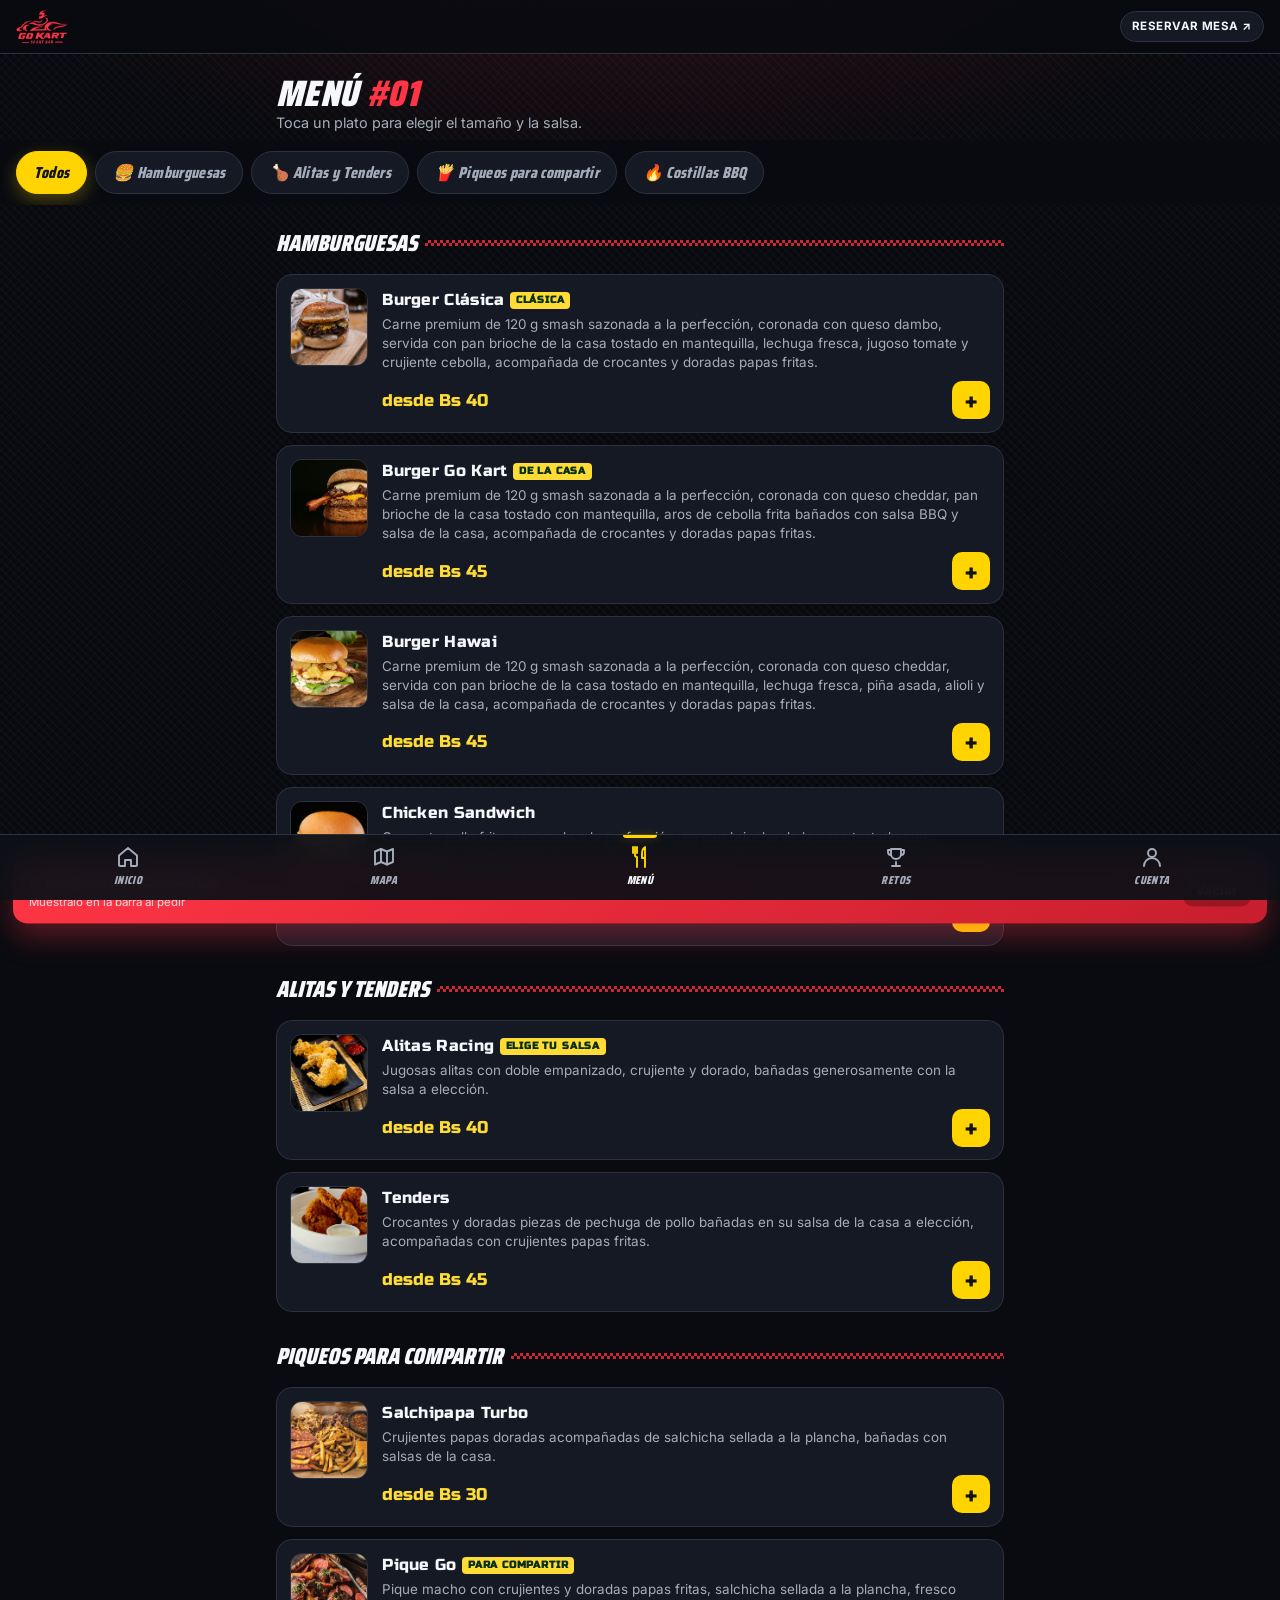
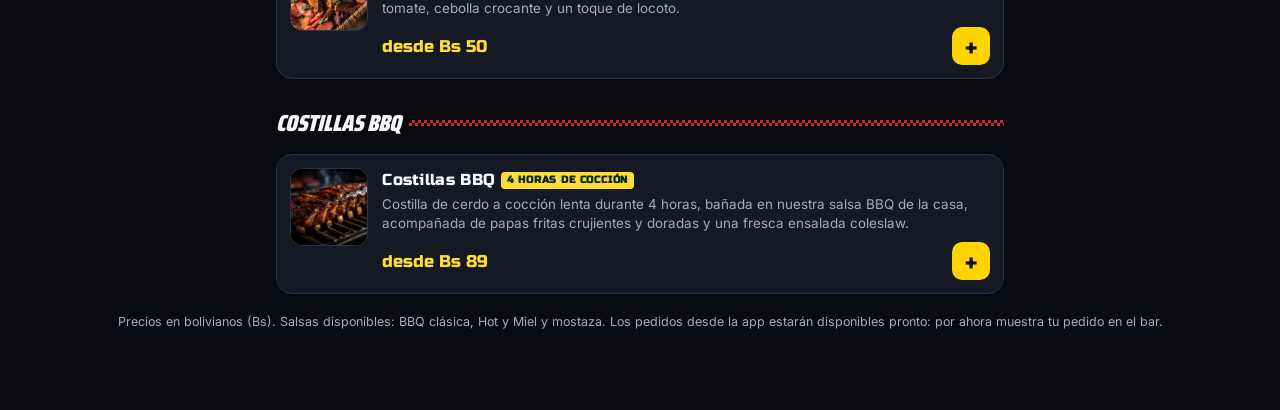
<file: menu.html>
<!DOCTYPE html>
<html lang="es">
<head>
  <meta charset="UTF-8">
  <meta name="viewport" content="width=device-width, initial-scale=1.0, viewport-fit=cover">
  <meta name="theme-color" content="#090b10">
  <meta name="description" content="Menú del GO KART SPORT BAR: burgers, snacks, bebidas y postres.">
  <title>Menú — GO KART SPORT BAR</title>
  <link rel="manifest" href="./manifest.json">
  <link rel="icon" type="image/png" sizes="192x192" href="./icons/icon-192.png">
  <link rel="apple-touch-icon" href="./icons/icon-192.png">
  <meta name="apple-mobile-web-app-capable" content="yes">
  <link rel="stylesheet" href="./css/styles.css">
  <style>
    .productos { display: grid; gap: .75rem; padding: .4rem 1rem 0; max-width: 760px; margin: 0 auto; }
    .producto {
      display: grid; grid-template-columns: 78px 1fr; gap: .9rem; align-items: start;
      background: var(--panel); border: 1px solid var(--line); border-radius: var(--radius); padding: .8rem;
    }
    .producto-img {
      width: 78px; height: 78px; border-radius: 12px; display: grid; place-items: center; font-size: 2.3rem;
      background: radial-gradient(circle at 30% 25%, rgba(255,53,69,.35), transparent 60%), var(--black);
      border: 1px solid var(--line);
    }
    .producto h3 { font-family: var(--font-display); font-weight: 400; font-size: 1rem; letter-spacing: .02em; }
    .producto p { color: var(--muted); font-size: .84rem; margin: .2rem 0 .6rem; line-height: 1.4; }
    .producto-pie { display: flex; align-items: center; justify-content: space-between; gap: .5rem; }
    .producto-precio { font-family: var(--font-display); color: var(--yellow); font-size: 1.05rem; }
    .producto { cursor: pointer; transition: border-color .2s; }
    .producto:hover { border-color: var(--accent); }
    .mas-rapido { width: 38px; height: 38px; border-radius: 10px; border: 0; background: var(--accent); color: var(--ink); font-size: 1.3rem; font-weight: 900; cursor: pointer; }
    .mas-rapido.ok { background: var(--green); color: #052e14; font-size: .95rem; }
    .prod-foto { margin: -1.4rem -1.2rem 1rem; height: 190px; display: grid; place-items: center; font-size: 6rem; border-radius: 24px 24px 0 0;
      background: radial-gradient(circle at 50% 60%, rgba(255,212,0,.28), transparent 55%), radial-gradient(circle at 20% 20%, rgba(255,53,69,.25), transparent 50%), #0d1017; }
    .producto-img { overflow: hidden; }
    .producto-img img { width: 100%; height: 100%; object-fit: cover; }
    .prod-foto.con-foto { background-size: cover; background-position: center; }
    .prod-cabeza { display: flex; justify-content: space-between; gap: 1rem; align-items: baseline; }
    .prod-cabeza h2 { font-family: var(--font-display); font-weight: 400; font-size: 1.35rem; }
    .prod-cabeza b { font-family: var(--font-display); color: var(--accent); font-size: 1.25rem; white-space: nowrap; }
    .prod-desc { color: var(--muted); font-size: .9rem; margin: .4rem 0 .6rem; }
    .producto p { display: -webkit-box; -webkit-line-clamp: 3; line-clamp: 3; -webkit-box-orient: vertical; overflow: hidden; }
    .menu-cat { font-family: var(--font-race); font-style: italic; font-weight: 900; font-size: 1.45rem; text-transform: uppercase; margin: .9rem 0 .1rem; display: flex; align-items: center; gap: .5rem; }
    .menu-cat::after { content: ""; flex: 1; height: 6px; background: repeating-conic-gradient(#ff2d3d 0 25%, transparent 0 50%) 0 0 / 6px 6px; opacity: .8; }
    .opciones { display: grid; grid-template-columns: repeat(auto-fill, minmax(96px, 1fr)); gap: .5rem; }
    .opcion { background: var(--black); border: 1.5px solid var(--line); border-radius: 8px; color: var(--white); padding: .55rem .5rem; cursor: pointer; text-align: center; transform: skewX(-6deg); }
    .opcion b { display: block; font-family: var(--font-race); font-style: italic; font-weight: 800; font-size: 1rem; line-height: 1.1; }
    .opcion small { color: var(--muted); font-weight: 700; font-size: .78rem; }
    .opcion.on { background: var(--accent); border-color: var(--accent); color: var(--ink); box-shadow: 0 6px 18px var(--accent-glow); }
    .opcion.on small { color: #3b3200; }
    .producto-img.con-foto { padding: 0; }
    .extra { display: flex; align-items: center; gap: .7rem; padding: .7rem .2rem; border-bottom: 1px solid var(--line); cursor: pointer; }
    .extra input { width: 20px; height: 20px; accent-color: var(--accent); }
    .extra span { flex: 1; }
    .extra b { color: var(--muted); font-weight: 600; font-size: .88rem; }
    .prod-pie { display: flex; gap: .7rem; align-items: center; margin-top: 1.1rem; }
    .prod-pie .contador { flex: 0 0 auto; }
    .prod-pie .contador button { width: 44px; height: 44px; }
    .prod-pie .contador b { min-width: 2ch; text-align: center; font-family: var(--font-display); font-size: 1.2rem; }
    .prod-pie .btn-primary { min-height: 52px; font-size: .9rem; }
    .etiqueta { display: inline-block; font-size: .64rem; font-weight: 800; letter-spacing: .08em; text-transform: uppercase; color: #052e14; background: var(--yellow); border-radius: 4px; padding: .05rem .35rem; margin-left: .35rem; vertical-align: 2px; }
    .pedido-barra {
      position: fixed; left: .8rem; right: .8rem; bottom: calc(var(--nav-h) + var(--safe-b) + .6rem); z-index: 150;
      display: flex; align-items: center; justify-content: space-between; gap: .8rem;
      background: linear-gradient(135deg, var(--red), var(--red-dark)); border-radius: 14px; padding: .75rem 1rem;
      box-shadow: 0 12px 30px var(--red-glow); transform: translateY(150%); transition: transform .3s cubic-bezier(.2,.9,.3,1.2);
    }
    .pedido-barra.on { transform: none; }
    .pedido-barra b { font-family: var(--font-display); font-weight: 400; }
    .pedido-barra small { display: block; opacity: .85; font-size: .72rem; }
    .pedido-barra button { background: rgba(0,0,0,.25); border: 0; color: #fff; border-radius: 10px; padding: .5rem .8rem; font-weight: 800; cursor: pointer; }
    .menu-nota { color: var(--muted); font-size: .78rem; text-align: center; padding: 1.2rem 1rem 0; }
    .con-pedido { padding-bottom: calc(var(--nav-h) + var(--safe-b) + 90px); }
  </style>
</head>
<body class="con-nav">

  <header class="header">
    <a href="./index.html" class="header-logo" aria-label="GO KART SPORT BAR — inicio"><img src="./img/logo.png" alt="GO KART SPORT BAR"></a>
    <a href="./mesas.html" class="estado-pill" style="text-decoration:none;color:var(--white)">Reservar mesa ↗</a>
  </header>

  <div class="page-head">
    <h1>Menú <span style="color:var(--red)">#01</span></h1>
    <p>Toca un plato para elegir el tamaño y la salsa.</p>
  </div>

  <div class="tabs" id="tabs" role="tablist" aria-label="Categorías"></div>
  <main class="productos" id="productos" aria-live="polite"></main>
  <p class="menu-nota">Precios en bolivianos (Bs). Salsas disponibles: BBQ clásica, Hot y Miel y mostaza. Los pedidos desde la app estarán disponibles pronto: por ahora muestra tu pedido en el bar.</p>

  <!-- DETALLE DE PRODUCTO -->
  <div id="hoja-producto" class="modal" role="dialog" aria-modal="true" aria-labelledby="prod-nombre">
    <div class="modal-caja">
      <button type="button" class="hoja-cerrar" data-cerrar aria-label="Cerrar">✕</button>
      <div class="prod-foto" id="prod-emoji" aria-hidden="true"></div>
      <div class="prod-cabeza"><h2 id="prod-nombre"></h2><b id="prod-precio"></b></div>
      <p class="prod-desc" id="prod-desc"></p>
      <div id="prod-opciones-wrap">
        <p class="subtitulo">Elige el tamaño</p>
        <div class="opciones" id="prod-opciones" role="radiogroup" aria-label="Tamaño"></div>
      </div>
      <div id="prod-salsas-wrap" class="hidden">
        <p class="subtitulo">Elige tu salsa</p>
        <div class="opciones" id="prod-salsas" role="radiogroup" aria-label="Salsa"></div>
      </div>
      <div class="prod-pie">
        <div class="contador">
          <button type="button" id="prod-menos" aria-label="Menos">−</button>
          <b id="prod-cant" aria-live="polite">1</b>
          <button type="button" id="prod-mas" aria-label="Más">+</button>
        </div>
        <button type="button" class="btn btn-primary" id="prod-agregar">Agregar al pedido</button>
      </div>
    </div>
  </div>

  <div class="pedido-barra" id="pedido-barra" role="status">
    <div><b id="pedido-resumen">0 productos · Bs 0</b><small>Muéstralo en la barra al pedir</small></div>
    <button type="button" id="pedido-vaciar">Vaciar</button>
  </div>

  <nav class="bottom-nav" aria-label="Navegación principal">
    <a href="./index.html">
      <svg viewBox="0 0 24 24" fill="none" stroke="currentColor" stroke-width="1.9" stroke-linecap="round" stroke-linejoin="round" aria-hidden="true"><path d="M3 10.5 12 3l9 7.5V20a1 1 0 0 1-1 1h-5v-6h-6v6H4a1 1 0 0 1-1-1Z"/></svg>Inicio
    </a>
    <a href="./mesas.html">
      <svg viewBox="0 0 24 24" fill="none" stroke="currentColor" stroke-width="1.9" stroke-linecap="round" stroke-linejoin="round" aria-hidden="true"><path d="m9 4-6 2.5v13L9 17l6 2.5 6-2.5v-13L15 6.5Z"/><path d="M9 4v13M15 6.5v13"/></svg>Mapa
    </a>
    <a href="./menu.html" class="on" aria-current="page">
      <svg viewBox="0 0 24 24" fill="none" stroke="currentColor" stroke-width="1.9" stroke-linecap="round" stroke-linejoin="round" aria-hidden="true"><path d="M7 2v8a2 2 0 0 0 2 2v10M5 2v6M9 2v6M17 22V2c-2 1-3 3.5-3 7v4h3"/></svg>Menú
    </a>
    <a href="./retos.html">
      <svg viewBox="0 0 24 24" fill="none" stroke="currentColor" stroke-width="1.9" stroke-linecap="round" stroke-linejoin="round" aria-hidden="true"><path d="M8 21h8M12 17v4M7 4h10v5a5 5 0 0 1-10 0Z"/><path d="M17 5h3v2a3 3 0 0 1-3 3M7 5H4v2a3 3 0 0 0 3 3"/></svg>Retos
    </a>
    <a href="./cuenta.html">
      <svg viewBox="0 0 24 24" fill="none" stroke="currentColor" stroke-width="1.9" stroke-linecap="round" stroke-linejoin="round" aria-hidden="true"><circle cx="12" cy="8" r="4"/><path d="M4 21a8 8 0 0 1 16 0"/></svg>Cuenta
    </a>
  </nav>

  <script src="./js/api.js"></script>
  <script src="./js/menu.js"></script>
  <script>
    if ("serviceWorker" in navigator) navigator.serviceWorker.register("./sw.js").catch(() => {});
  </script>
</body>
</html>
</file>
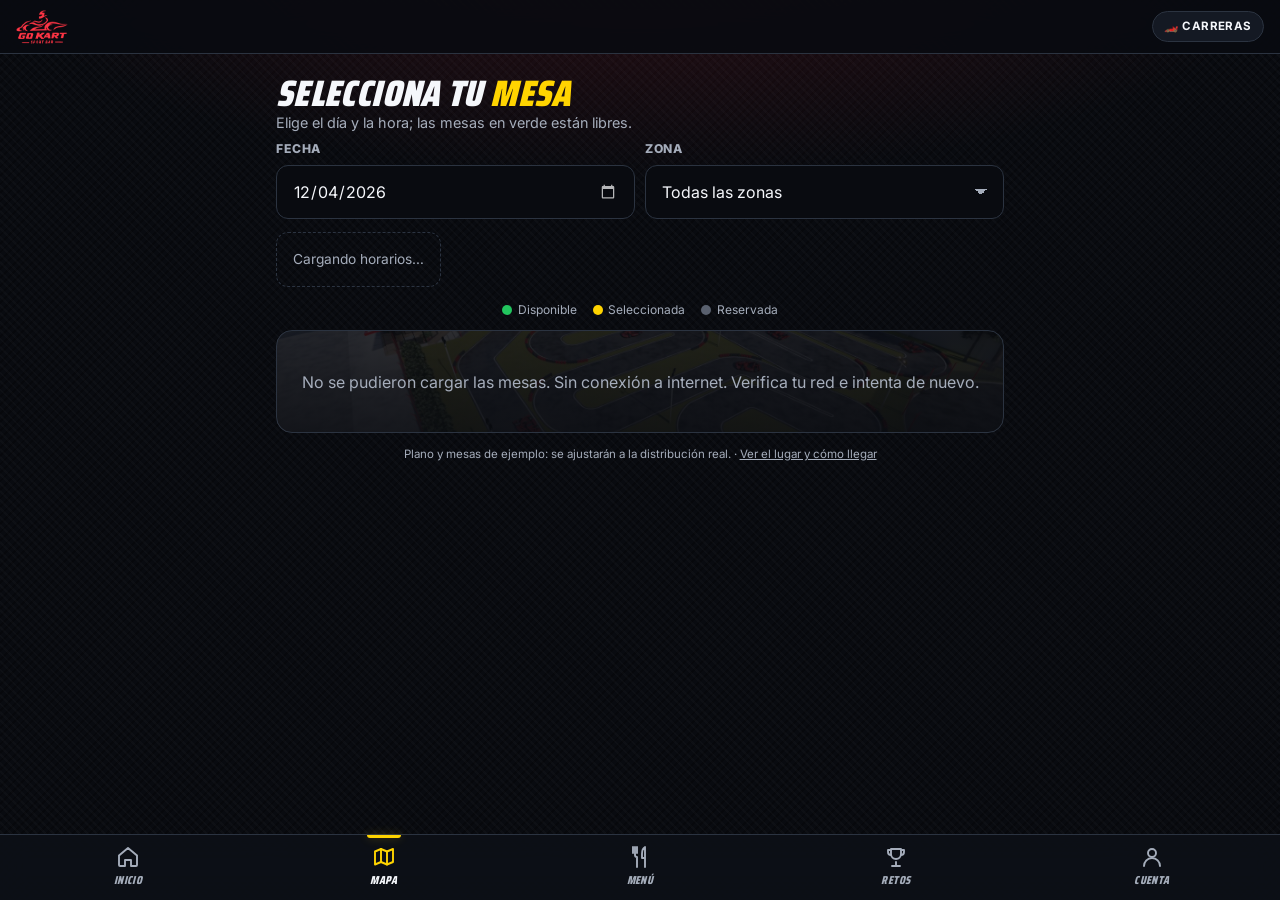
<file: mesas.html>
<!DOCTYPE html>
<html lang="es">
<head>
  <meta charset="UTF-8">
  <meta name="viewport" content="width=device-width, initial-scale=1.0, viewport-fit=cover">
  <meta name="theme-color" content="#090b10">
  <meta name="description" content="Reserva tu mesa en GO KART SPORT BAR: terraza, sport bar o interior.">
  <title>Reservar mesa — GO KART SPORT BAR</title>
  <link rel="manifest" href="./manifest.json">
  <link rel="icon" type="image/png" sizes="192x192" href="./icons/icon-192.png">
  <link rel="apple-touch-icon" href="./icons/icon-192.png">
  <meta name="apple-mobile-web-app-capable" content="yes">
  <link rel="stylesheet" href="./css/styles.css">
  <style>
    .filtros { display: grid; grid-template-columns: 1fr 1fr; gap: .6rem; padding: 0 1rem; max-width: 760px; margin: 0 auto; }
    .filtros .form-group { margin: 0; }
    .horas-barra { display: flex; gap: .5rem; overflow-x: auto; scrollbar-width: none; padding: .8rem 1rem .2rem; max-width: 760px; margin: 0 auto; }
    .horas-barra::-webkit-scrollbar { display: none; }
    .horas-barra .chip-hora { flex: 0 0 auto; min-width: 74px; }
    .leyenda-mesas { display: flex; gap: 1rem; justify-content: center; font-size: .75rem; color: var(--muted); padding: .7rem 1rem; }
    .leyenda-mesas i { display: inline-block; width: 10px; height: 10px; border-radius: 50%; margin-right: .35rem; vertical-align: -1px; }
    .plano {
      margin: 0 1rem; max-width: 728px; border-radius: var(--radius); border: 1px solid var(--line); overflow: hidden;
      background:
        linear-gradient(180deg, rgba(9,11,16,.82), rgba(9,11,16,.92)),
        url('./img/render-aereo.jpg') center / cover;
    }
    @media (min-width: 762px) { .plano { margin: 0 auto; } }
    .zona-plano { padding: .9rem .9rem 1rem; border-bottom: 1px dashed rgba(255,255,255,.12); }
    .zona-plano:last-child { border-bottom: 0; }
    .zona-plano h3 { display: inline-block; font-family: var(--font-display); font-weight: 400; font-size: .78rem; letter-spacing: .12em; text-transform: uppercase; background: rgba(9,11,16,.85); border: 1px solid var(--line); border-radius: 8px; padding: .25rem .6rem; margin-bottom: .7rem; }
    .zona-plano h3 small { color: var(--muted); font-family: 'Inter', sans-serif; letter-spacing: 0; margin-left: .3rem; }
    .mesas-grid { display: grid; grid-template-columns: repeat(auto-fill, minmax(70px, 1fr)); gap: .55rem; }
    .mesa {
      position: relative; aspect-ratio: 1; border: 0; background: transparent; cursor: pointer; padding: 0; color: var(--green);
      transition: transform .15s;
    }
    .mesa:active { transform: scale(.94); }
    .mesa svg { width: 100%; height: 100%; display: block; }
    .mesa .num { position: absolute; inset: 0; display: grid; place-items: center; font-family: var(--font-display); font-size: .78rem; color: #fff; text-shadow: 0 1px 3px #000; pointer-events: none; }
    .mesa.ocupada { color: #59606e; cursor: not-allowed; }
    .mesa.ocupada .num { color: #9aa1ad; }
    .mesa.elegida { color: var(--accent); filter: drop-shadow(0 0 10px var(--accent-glow)); }
    .mesa.chica { opacity: .35; }
    .pista-deco { height: 46px; margin: 0 .9rem; border-radius: 10px; background: repeating-linear-gradient(90deg, #f5f7fb 0 10px, #0b0d12 10px 20px) top / 100% 6px no-repeat, #1d222c; display: grid; place-items: center; font-family: var(--font-display); font-size: .7rem; letter-spacing: .3em; color: var(--muted); }
    .resumen-elegida { padding: .9rem 1rem 0; max-width: 760px; margin: 0 auto; }
    .vacio-plano { padding: 2.4rem 1rem; text-align: center; color: var(--muted); }
  </style>
</head>
<body class="con-nav">

  <header class="header">
    <a href="./index.html" class="header-logo" aria-label="GO KART SPORT BAR — inicio"><img src="./img/logo.png" alt="GO KART SPORT BAR"></a>
    <a href="./index.html#reservar" class="estado-pill" style="text-decoration:none;color:var(--white)">🏎️ Carreras</a>
  </header>

  <div class="page-head">
    <h1>Selecciona tu <span style="color:var(--accent)">mesa</span></h1>
    <p>Elige el día y la hora; las mesas en verde están libres.</p>
  </div>

  <div class="filtros">
    <div class="form-group">
      <label for="fecha">Fecha</label>
      <input type="date" id="fecha">
    </div>
    <div class="form-group">
      <label for="zona">Zona</label>
      <select id="zona"><option value="">Todas las zonas</option></select>
    </div>
  </div>

  <div class="horas-barra" id="horas" role="radiogroup" aria-label="Hora">
    <div class="chips-vacio">Cargando horarios…</div>
  </div>

  <div class="leyenda-mesas" aria-hidden="true">
    <span><i style="background:var(--green)"></i>Disponible</span>
    <span><i style="background:var(--accent)"></i>Seleccionada</span>
    <span><i style="background:#59606e"></i>Reservada</span>
  </div>

  <section class="plano" id="plano" aria-live="polite">
    <div class="vacio-plano"><span class="spinner"></span></div>
  </section>
  <p class="nota-provisional">Plano y mesas de ejemplo: se ajustarán a la distribución real. · <a href="./mapa.html">Ver el lugar y cómo llegar</a></p>

  <!-- DETALLE DE MESA -->
  <div id="hoja-mesa" class="modal" role="dialog" aria-modal="true" aria-labelledby="mesa-titulo">
    <div class="modal-caja">
      <button type="button" class="hoja-cerrar" data-cerrar aria-label="Cerrar">✕</button>
      <div class="hoja-foto" id="mesa-foto"></div>
      <div class="hoja-titulo"><h2 id="mesa-titulo">Mesa</h2><span class="pastilla libre" id="mesa-estado">Disponible</span></div>
      <div class="datos-mesa">
        <div><small>Capacidad</small><b id="mesa-cap"></b></div>
        <div><small>Zona</small><b id="mesa-zona"></b></div>
        <div><small>Vista</small><b id="mesa-vista"></b></div>
      </div>
      <p class="subtitulo">Horarios disponibles</p>
      <div class="chips" id="mesa-horas" role="radiogroup" aria-label="Horario de la mesa"></div>
      <button type="button" class="btn btn-primary mt-2" id="btn-reservar-mesa">Reservar esta mesa</button>
    </div>
  </div>

  <!-- CONFIRMAR RESERVA -->
  <div id="hoja-confirmar" class="modal" role="dialog" aria-modal="true" aria-labelledby="conf-titulo">
    <div class="modal-caja">
      <button type="button" class="hoja-cerrar" data-cerrar aria-label="Cerrar">✕</button>
      <h2 class="confirm-titulo" id="conf-titulo" style="text-align:left;font-size:1.25rem">Confirmar reserva</h2>
      <div class="confirm-datos mt-2" id="conf-datos"></div>
      <form id="form-mesa" novalidate>
        <div class="form-group">
          <label for="personas">Personas</label>
          <div class="contador">
            <button type="button" id="menos" aria-label="Menos personas">−</button>
            <input type="number" id="personas" min="1" value="2" inputmode="numeric">
            <button type="button" id="mas" aria-label="Más personas">+</button>
          </div>
        </div>
        <div class="form-row">
          <div class="form-group">
            <label for="nombre">Nombre completo *</label>
            <input type="text" id="nombre" required placeholder="Tu nombre" autocomplete="name">
          </div>
          <div class="form-group">
            <label for="telefono">WhatsApp *</label>
            <input type="tel" id="telefono" required placeholder="7xxxxxxx" autocomplete="tel" inputmode="tel">
          </div>
        </div>
        <div class="form-group">
          <label for="observaciones">Observaciones (opcional)</label>
          <textarea id="observaciones" placeholder="Ej. celebración, alergias, etc."></textarea>
        </div>
        <button type="submit" class="btn btn-primary" id="btn-enviar">Enviar solicitud</button>
        <p class="aviso-reserva"><b>⚑</b> Tu reserva será confirmada por nuestro equipo a la brevedad. Te notificaremos por WhatsApp.</p>
        <div id="status-msg" class="status-msg" role="alert"></div>
      </form>
    </div>
  </div>

  <!-- SOLICITUD ENVIADA -->
  <div id="confirmacion" class="modal" role="dialog" aria-modal="true" aria-labelledby="ok-titulo">
    <div class="confeti" id="confeti"></div>
    <div class="modal-caja">
      <div class="bandera-wrap"><div class="bandera" aria-hidden="true"><div class="bandera-palo"></div><div class="bandera-tela"></div></div></div>
      <h2 class="confirm-titulo" id="ok-titulo">¡Solicitud enviada!</h2>
      <p class="confirm-sub">Tu reserva ha sido registrada. Estamos verificando la disponibilidad y te confirmaremos pronto.</p>
      <div class="confirm-datos" id="ok-datos"></div>
      <div class="confirm-acciones">
        <a href="./cuenta.html" class="btn btn-ghost">Ver mis reservas</a>
        <a id="btn-whatsapp" class="btn btn-whatsapp" href="#" target="_blank" rel="noopener">
          <svg width="20" height="20" viewBox="0 0 24 24" fill="currentColor" aria-hidden="true"><path d="M12 2a10 10 0 0 0-8.6 15.1L2 22l5-1.3A10 10 0 1 0 12 2Zm0 18.2a8.2 8.2 0 0 1-4.2-1.2l-.3-.2-3 .8.8-2.9-.2-.3A8.2 8.2 0 1 1 12 20.2Zm4.5-6.1c-.2-.1-1.5-.7-1.7-.8-.2-.1-.4-.1-.6.1l-.8 1c-.1.2-.3.2-.5.1a6.7 6.7 0 0 1-3.3-2.9c-.2-.4.3-.4.8-1.3.1-.2 0-.3 0-.4l-.8-1.8c-.2-.5-.4-.4-.6-.4h-.5a1 1 0 0 0-.7.3 3 3 0 0 0-.9 2.2 5.2 5.2 0 0 0 1.1 2.7 11.8 11.8 0 0 0 4.5 4c1.7.7 2.4.8 3.2.7.5-.1 1.5-.6 1.7-1.2.2-.6.2-1.1.2-1.2-.1-.1-.2-.2-.4-.3Z"/></svg>
          Compartir por WhatsApp
        </a>
      </div>
    </div>
  </div>

  <nav class="bottom-nav" aria-label="Navegación principal">
    <a href="./index.html">
      <svg viewBox="0 0 24 24" fill="none" stroke="currentColor" stroke-width="1.9" stroke-linecap="round" stroke-linejoin="round" aria-hidden="true"><path d="M3 10.5 12 3l9 7.5V20a1 1 0 0 1-1 1h-5v-6h-6v6H4a1 1 0 0 1-1-1Z"/></svg>Inicio
    </a>
    <a href="./mesas.html" class="on" aria-current="page">
      <svg viewBox="0 0 24 24" fill="none" stroke="currentColor" stroke-width="1.9" stroke-linecap="round" stroke-linejoin="round" aria-hidden="true"><path d="m9 4-6 2.5v13L9 17l6 2.5 6-2.5v-13L15 6.5Z"/><path d="M9 4v13M15 6.5v13"/></svg>Mapa
    </a>
    <a href="./menu.html">
      <svg viewBox="0 0 24 24" fill="none" stroke="currentColor" stroke-width="1.9" stroke-linecap="round" stroke-linejoin="round" aria-hidden="true"><path d="M7 2v8a2 2 0 0 0 2 2v10M5 2v6M9 2v6M17 22V2c-2 1-3 3.5-3 7v4h3"/></svg>Menú
    </a>
    <a href="./retos.html">
      <svg viewBox="0 0 24 24" fill="none" stroke="currentColor" stroke-width="1.9" stroke-linecap="round" stroke-linejoin="round" aria-hidden="true"><path d="M8 21h8M12 17v4M7 4h10v5a5 5 0 0 1-10 0Z"/><path d="M17 5h3v2a3 3 0 0 1-3 3M7 5H4v2a3 3 0 0 0 3 3"/></svg>Retos
    </a>
    <a href="./cuenta.html">
      <svg viewBox="0 0 24 24" fill="none" stroke="currentColor" stroke-width="1.9" stroke-linecap="round" stroke-linejoin="round" aria-hidden="true"><circle cx="12" cy="8" r="4"/><path d="M4 21a8 8 0 0 1 16 0"/></svg>Cuenta
    </a>
  </nav>

  <script src="./js/api.js"></script>
  <script src="./js/mesas.js"></script>
  <script>
    if ("serviceWorker" in navigator) navigator.serviceWorker.register("./sw.js").catch(() => {});
  </script>
</body>
</html>
</file>
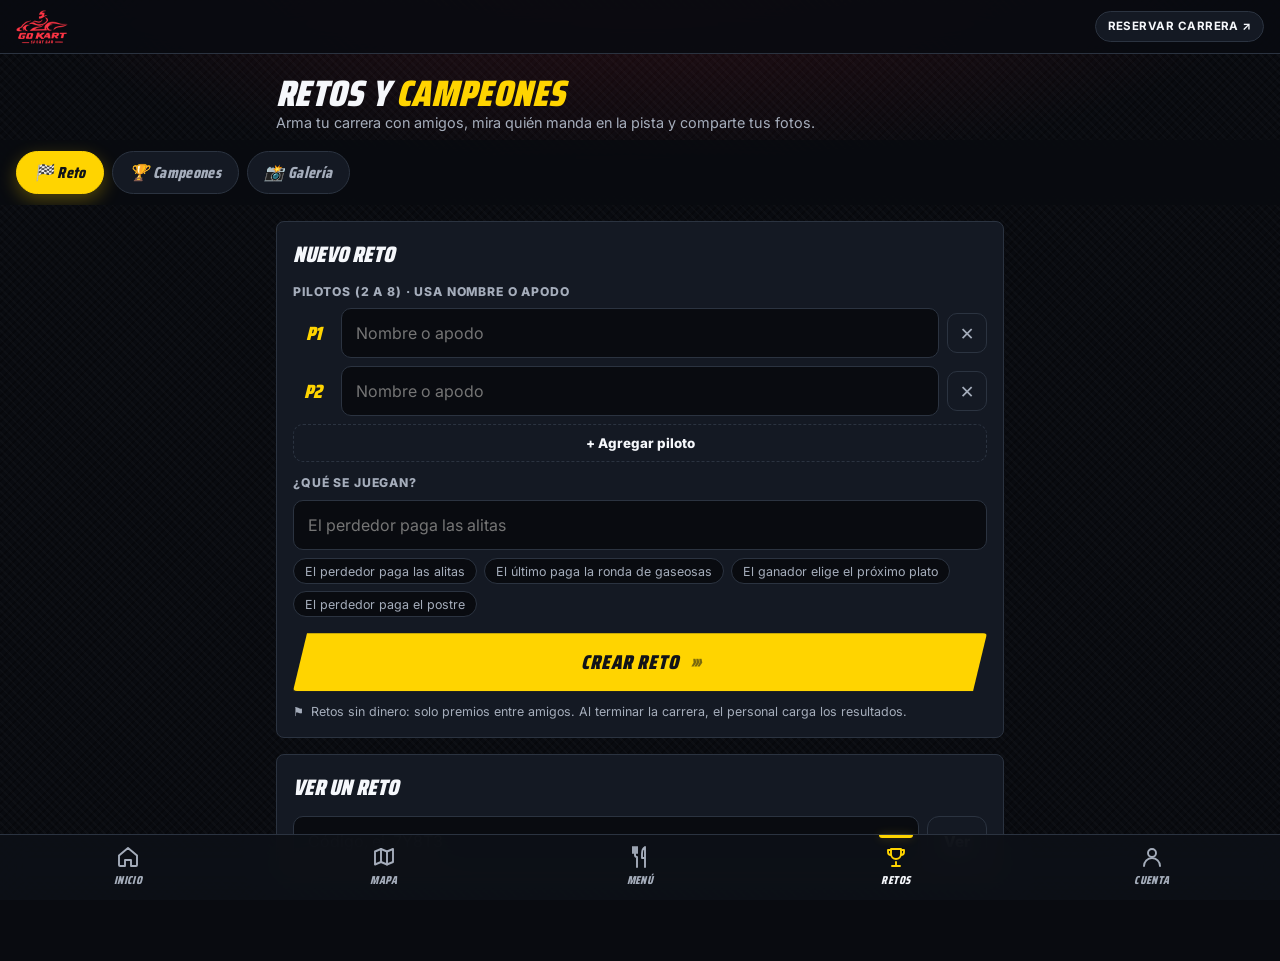
<file: retos.html>
<!DOCTYPE html>
<html lang="es">
<head>
  <meta charset="UTF-8">
  <meta name="viewport" content="width=device-width, initial-scale=1.0, viewport-fit=cover">
  <meta name="theme-color" content="#090b10">
  <meta name="description" content="Retos entre amigos, campeones y fotos de GO KART SPORT BAR.">
  <title>Retos y campeones — GO KART SPORT BAR</title>
  <link rel="manifest" href="./manifest.json">
  <link rel="icon" type="image/png" sizes="192x192" href="./icons/icon-192.png">
  <link rel="apple-touch-icon" href="./icons/icon-192.png">
  <meta name="apple-mobile-web-app-capable" content="yes">
  <link rel="stylesheet" href="./css/styles.css">
  <style>
    .panel-ret { padding: 0 1rem; max-width: 760px; margin: 0 auto; }
    .vista { display: none; } .vista.on { display: block; animation: aparece .3s ease; }
    @keyframes aparece { from { opacity: 0; transform: translateY(8px); } }
    .tarjeta { background: var(--panel); border: 1px solid var(--line); border-radius: 8px; padding: 1rem; margin-top: 1rem; }
    .tarjeta h2 { font-family: var(--font-race); font-style: italic; font-weight: 900; font-size: 1.4rem; text-transform: uppercase; margin-bottom: .7rem; }
    .piloto-fila { display: grid; grid-template-columns: 40px 1fr 40px; gap: .5rem; align-items: center; margin-bottom: .5rem; }
    .piloto-fila b { font-family: var(--font-race); font-style: italic; font-weight: 900; font-size: 1.2rem; color: var(--accent); text-align: center; }
    .piloto-fila input, .campo { width: 100%; background: var(--black); border: 1.5px solid var(--line); color: var(--white); border-radius: 10px; padding: .75rem .85rem; font: inherit; }
    .piloto-fila input:focus, .campo:focus { outline: none; border-color: var(--accent); }
    .quitar { width: 40px; height: 40px; border-radius: 10px; border: 1px solid var(--line); background: transparent; color: var(--muted); font-size: 1.1rem; cursor: pointer; }
    .mas-piloto { background: transparent; border: 1.5px dashed var(--line); color: var(--white); border-radius: 10px; padding: .6rem; width: 100%; font-weight: 800; cursor: pointer; margin-bottom: .8rem; }
    .sugerencias { display: flex; flex-wrap: wrap; gap: .4rem; margin: .5rem 0 1rem; }
    .sugerencias button { background: var(--black); border: 1px solid var(--line); color: var(--muted); border-radius: 99px; padding: .3rem .7rem; font-size: .78rem; cursor: pointer; }
    .sugerencias button:hover { color: var(--white); border-color: var(--accent); }
    .sin-dinero { font-size: .78rem; color: var(--muted); margin-top: .7rem; display: flex; gap: .4rem; }
    .codigo-grande { text-align: center; padding: 1rem 0 .4rem; }
    .codigo-grande small { color: var(--muted); font-weight: 700; letter-spacing: .1em; text-transform: uppercase; font-size: .72rem; }
    .codigo-grande b { display: block; font-family: var(--font-race); font-style: italic; font-weight: 900; font-size: 3.6rem; letter-spacing: .14em; color: var(--accent); text-shadow: 0 0 24px rgba(255,212,0,.35); line-height: 1.05; }
    .codigo-grande p { color: var(--muted); font-size: .86rem; }
    .reto { border-left: 4px solid var(--accent); }
    .reto.terminado { border-left-color: var(--green); }
    .reto-cab { display: flex; justify-content: space-between; align-items: center; gap: .5rem; }
    .reto-cab b { font-family: var(--font-race); font-style: italic; font-weight: 900; font-size: 1.3rem; letter-spacing: .08em; }
    .reto p { color: var(--muted); font-size: .84rem; margin: .2rem 0 .5rem; }
    .podio { display: grid; grid-template-columns: 1fr 1.15fr 1fr; align-items: end; gap: .4rem; margin: .8rem 0 .4rem; text-align: center; }
    .podio div { border-radius: 8px 8px 0 0; padding: .5rem .3rem; font-family: var(--font-race); font-style: italic; }
    .podio .p1 { background: linear-gradient(180deg, #ffd400, #c9a700); color: #111318; min-height: 112px; }
    .podio .p2 { background: linear-gradient(180deg, #d6dbe4, #9aa1ad); color: #111318; min-height: 86px; }
    .podio .p3 { background: linear-gradient(180deg, #d98a4a, #9c5a26); color: #111318; min-height: 68px; }
    .podio i { display: block; font-style: normal; font-size: 1.6rem; line-height: 1; }
    .podio strong { display: block; font-weight: 900; font-size: 1.05rem; word-break: break-word; }
    .podio span { font-size: .78rem; font-weight: 800; }
    .resto { list-style: none; font-size: .86rem; color: var(--muted); }
    .resto li { display: flex; justify-content: space-between; padding: .25rem 0; border-bottom: 1px solid var(--line); }
    .veredicto { background: rgba(34,197,94,.12); border: 1px solid rgba(34,197,94,.35); color: #b7f5cf; border-radius: 8px; padding: .55rem .7rem; font-size: .86rem; margin-top: .6rem; }
    .buscar { display: grid; grid-template-columns: 1fr auto; gap: .5rem; }
    .buscar .btn { min-height: 46px; padding: .5rem 1rem; }
    .campeon { position: relative; overflow: hidden; text-align: center; padding: 1.4rem 1rem; background:
      radial-gradient(circle at 50% 0%, rgba(255,212,0,.35), transparent 60%), repeating-conic-gradient(rgba(255,255,255,.04) 0 25%, transparent 0 50%) 0 0 / 22px 22px, var(--panel); }
    .campeon .copa { font-size: 3.2rem; filter: drop-shadow(0 0 18px rgba(255,212,0,.6)); animation: brilla 2.4s ease-in-out infinite; }
    @keyframes brilla { 50% { transform: scale(1.08) rotate(-4deg); } }
    .campeon small { color: var(--accent); font-weight: 800; letter-spacing: .14em; text-transform: uppercase; font-size: .72rem; }
    .campeon b { display: block; font-family: var(--font-race); font-style: italic; font-weight: 900; font-size: 2.4rem; text-transform: uppercase; line-height: 1; margin: .2rem 0; }
    .campeon p { color: var(--muted); font-size: .86rem; }
    .tabla { width: 100%; border-collapse: collapse; font-size: .88rem; }
    .tabla td { padding: .55rem .3rem; border-bottom: 1px solid var(--line); }
    .tabla td:first-child { font-family: var(--font-race); font-style: italic; font-weight: 900; color: var(--accent); width: 2.4rem; font-size: 1.05rem; }
    .tabla td:last-child { text-align: right; font-family: var(--font-race); font-style: italic; font-weight: 800; font-size: 1.05rem; }
    .tabla tr:first-child td { color: var(--accent); }
    .galeria { display: grid; grid-template-columns: repeat(2, 1fr); gap: .5rem; margin-top: 1rem; }
    @media (min-width: 600px) { .galeria { grid-template-columns: repeat(3, 1fr); } }
    .galeria figure { position: relative; aspect-ratio: 1; border-radius: 8px; overflow: hidden; background: var(--panel); cursor: pointer; }
    .galeria img { width: 100%; height: 100%; object-fit: cover; transition: transform .3s; }
    .galeria figure:hover img { transform: scale(1.05); }
    .galeria figcaption { position: absolute; left: 0; right: 0; bottom: 0; padding: .4rem .5rem; font-size: .74rem; background: linear-gradient(transparent, rgba(0,0,0,.85)); }
    .galeria figcaption b { font-family: var(--font-race); font-style: italic; font-size: .9rem; display: block; }
    .vacio { color: var(--muted); text-align: center; padding: 1.2rem .5rem; font-size: .88rem; }
    .previa { display: none; margin: .6rem 0; border-radius: 8px; max-height: 240px; object-fit: cover; width: 100%; }
    .acepto { display: flex; gap: .55rem; align-items: flex-start; font-size: .82rem; color: var(--muted); margin: .7rem 0 1rem; }
    .acepto input { width: 20px; height: 20px; accent-color: var(--accent); flex: 0 0 auto; margin-top: .1rem; }
    .foto-grande img { width: 100%; border-radius: 12px; }
    .cargando { color: var(--muted); text-align: center; padding: 1.4rem; }
  </style>
</head>
<body class="con-nav">

  <header class="header">
    <a href="./index.html" class="header-logo" aria-label="GO KART SPORT BAR — inicio"><img src="./img/logo.png" alt="GO KART SPORT BAR"></a>
    <a href="./index.html#reservar" class="estado-pill" style="text-decoration:none;color:var(--white)">Reservar carrera ↗</a>
  </header>

  <div class="page-head">
    <h1>Retos y <span style="color:var(--accent)">campeones</span></h1>
    <p>Arma tu carrera con amigos, mira quién manda en la pista y comparte tus fotos.</p>
  </div>

  <div class="tabs" role="tablist" aria-label="Secciones">
    <button class="tab on" type="button" role="tab" data-vista="reto">🏁 Reto</button>
    <button class="tab" type="button" role="tab" data-vista="campeones">🏆 Campeones</button>
    <button class="tab" type="button" role="tab" data-vista="galeria">📸 Galería</button>
  </div>

  <main class="panel-ret">
    <!-- RETO -->
    <section class="vista on" id="vista-reto">
      <div class="tarjeta">
        <h2>Nuevo reto</h2>
        <form id="form-reto" novalidate>
          <p class="form-label">Pilotos (2 a 8) · usa nombre o apodo</p>
          <div id="pilotos"></div>
          <button type="button" class="mas-piloto" id="mas-piloto">+ Agregar piloto</button>
          <label class="form-label" for="premio">¿Qué se juegan?</label>
          <input class="campo" id="premio" maxlength="80" placeholder="El perdedor paga las alitas">
          <div class="sugerencias" id="sugerencias">
            <button type="button">El perdedor paga las alitas</button>
            <button type="button">El último paga la ronda de gaseosas</button>
            <button type="button">El ganador elige el próximo plato</button>
            <button type="button">El perdedor paga el postre</button>
          </div>
          <button type="submit" class="btn btn-primary" id="btn-reto">Crear reto</button>
          <p class="sin-dinero"><b>⚑</b> Retos sin dinero: solo premios entre amigos. Al terminar la carrera, el personal carga los resultados.</p>
          <div id="estado-reto" class="status-msg" role="alert"></div>
        </form>
      </div>

      <div class="tarjeta hidden" id="reto-creado">
        <div class="codigo-grande">
          <small>Código del reto</small>
          <b id="codigo-nuevo">-----</b>
          <p>Muéstrale este código al personal cuando terminen de correr.</p>
        </div>
        <a class="btn btn-whatsapp mt-1" id="compartir-reto" href="#" target="_blank" rel="noopener">Invitar por WhatsApp</a>
      </div>

      <div class="tarjeta">
        <h2>Ver un reto</h2>
        <div class="buscar">
          <input class="campo" id="buscar-codigo" maxlength="5" placeholder="Código, ej. 7Y8T3" autocapitalize="characters">
          <button type="button" class="btn btn-ghost" id="btn-buscar" style="width:auto">Ver</button>
        </div>
      </div>

      <div id="mis-retos"></div>
    </section>

    <!-- CAMPEONES -->
    <section class="vista" id="vista-campeones">
      <div id="campeones"><p class="cargando"><span class="spinner"></span></p></div>
    </section>

    <!-- GALERÍA -->
    <section class="vista" id="vista-galeria">
      <div class="tarjeta">
        <h2>Sube tu foto</h2>
        <form id="form-foto" novalidate>
          <label class="form-label" for="foto-nombre">Tu nombre o apodo *</label>
          <input class="campo" id="foto-nombre" maxlength="24" autocomplete="nickname">
          <label class="form-label mt-1" for="foto-texto">Un mensaje (opcional)</label>
          <input class="campo" id="foto-texto" maxlength="140" placeholder="¡Mi mejor vuelta!">
          <label class="form-label mt-1" for="foto-archivo">Foto *</label>
          <input class="campo" type="file" id="foto-archivo" accept="image/*">
          <img class="previa" id="foto-previa" alt="Vista previa de tu foto">
          <label class="acepto"><input type="checkbox" id="foto-acepto"> Acepto que GO KART SPORT BAR publique esta foto en su app. Si aparecen otras personas, tengo su permiso.</label>
          <button type="submit" class="btn btn-primary" id="btn-foto">Enviar foto</button>
          <p class="sin-dinero"><b>⚑</b> El personal revisa cada foto antes de publicarla.</p>
          <div id="estado-foto" class="status-msg" role="alert"></div>
        </form>
      </div>
      <div class="galeria" id="galeria"></div>
    </section>
  </main>

  <div id="hoja-foto" class="modal" role="dialog" aria-modal="true" aria-label="Foto">
    <div class="modal-caja foto-grande">
      <button type="button" class="hoja-cerrar" data-cerrar aria-label="Cerrar">✕</button>
      <img id="foto-grande" alt="">
      <p class="mt-1" id="foto-grande-txt"></p>
    </div>
  </div>

  <nav class="bottom-nav cinco" aria-label="Navegación principal">
    <a href="./index.html">
      <svg viewBox="0 0 24 24" fill="none" stroke="currentColor" stroke-width="1.9" stroke-linecap="round" stroke-linejoin="round" aria-hidden="true"><path d="M3 10.5 12 3l9 7.5V20a1 1 0 0 1-1 1h-5v-6h-6v6H4a1 1 0 0 1-1-1Z"/></svg>Inicio
    </a>
    <a href="./mesas.html">
      <svg viewBox="0 0 24 24" fill="none" stroke="currentColor" stroke-width="1.9" stroke-linecap="round" stroke-linejoin="round" aria-hidden="true"><path d="m9 4-6 2.5v13L9 17l6 2.5 6-2.5v-13L15 6.5Z"/><path d="M9 4v13M15 6.5v13"/></svg>Mapa
    </a>
    <a href="./menu.html">
      <svg viewBox="0 0 24 24" fill="none" stroke="currentColor" stroke-width="1.9" stroke-linecap="round" stroke-linejoin="round" aria-hidden="true"><path d="M7 2v8a2 2 0 0 0 2 2v10M5 2v6M9 2v6M17 22V2c-2 1-3 3.5-3 7v4h3"/></svg>Menú
    </a>
    <a href="./retos.html" class="on" aria-current="page">
      <svg viewBox="0 0 24 24" fill="none" stroke="currentColor" stroke-width="1.9" stroke-linecap="round" stroke-linejoin="round" aria-hidden="true"><path d="M8 21h8M12 17v4M7 4h10v5a5 5 0 0 1-10 0Z"/><path d="M17 5h3v2a3 3 0 0 1-3 3M7 5H4v2a3 3 0 0 0 3 3"/></svg>Retos
    </a>
    <a href="./cuenta.html">
      <svg viewBox="0 0 24 24" fill="none" stroke="currentColor" stroke-width="1.9" stroke-linecap="round" stroke-linejoin="round" aria-hidden="true"><circle cx="12" cy="8" r="4"/><path d="M4 21a8 8 0 0 1 16 0"/></svg>Cuenta
    </a>
  </nav>

  <script src="./js/api.js"></script>
  <script src="./js/retos.js"></script>
  <script>
    if ("serviceWorker" in navigator) navigator.serviceWorker.register("./sw.js").catch(() => {});
  </script>
</body>
</html>
</file>
<file: css/styles.css>
/* ============================================================
   GO KART SPORT BAR — styles.css  (tema racing oscuro, mobile-first)
   ============================================================ */
@import url('https://fonts.googleapis.com/css2?family=Inter:wght@400;500;600;700;800;900&family=Russo+One&family=Saira+Condensed:ital,wght@0,700;0,900;1,800;1,900&display=swap');

:root {
  --red: #ff3545;
  --red-dark: #c81e2d;
  --red-glow: rgba(255, 53, 69, .35);
  --yellow: #ffdc35;
  --yellow-glow: rgba(255, 220, 53, .25);
  --black: #090b10;
  --panel: #141923;
  --panel-2: #1a2130;
  --panel-hover: #1c2636;
  --line: #2b3340;
  --white: #f5f7fb;
  --muted: #a5adbb;
  --green: #22c55e;
  --orange: #f59e0b;
  --radius: 16px;
  --nav-h: 66px;
  --safe-b: env(safe-area-inset-bottom, 0px);
  --font-display: 'Russo One', 'Inter', system-ui, sans-serif;
}

*, *::before, *::after { box-sizing: border-box; margin: 0; padding: 0; }
html { scroll-behavior: smooth; -webkit-tap-highlight-color: transparent; }
body {
  font-family: 'Inter', system-ui, -apple-system, sans-serif;
  background: var(--black);
  color: var(--white);
  line-height: 1.5;
  min-height: 100vh;
  -webkit-font-smoothing: antialiased;
  overflow-x: hidden;
}
img { max-width: 100%; display: block; }
a { color: inherit; }
button { font-family: inherit; }
:focus-visible { outline: 2px solid var(--yellow); outline-offset: 2px; }
.con-nav { padding-bottom: calc(var(--nav-h) + var(--safe-b) + 12px); }

/* ---------- SPLASH / CARGA ---------- */
.splash {
  position: fixed; inset: 0; z-index: 1000;
  background: radial-gradient(ellipse at 50% 40%, #1c1015 0%, var(--black) 65%);
  display: flex; flex-direction: column; align-items: center; justify-content: center; gap: 28px;
  transition: opacity .45s ease, visibility .45s;
}
.splash.fuera { opacity: 0; visibility: hidden; }
.splash-logo { width: min(64vw, 300px); filter: drop-shadow(0 0 24px var(--red-glow)); }
.neumatico {
  width: 92px; height: 92px; border-radius: 50%; position: relative;
  background:
    radial-gradient(circle, #c9ced8 0 17%, #6b7280 17.5% 22%, #1d222c 22.5% 52%, transparent 52.5%),
    repeating-conic-gradient(#0d0f14 0 9deg, #262b36 9deg 18deg);
  box-shadow: 0 0 0 4px #0d0f14, 0 10px 30px rgba(0,0,0,.6);
  animation: girar .7s linear infinite;
}
.neumatico::after {   /* rayos del aro */
  content: ""; position: absolute; inset: 28%; border-radius: 50%;
  background: repeating-conic-gradient(transparent 0 26deg, var(--red) 26deg 34deg);
  -webkit-mask: radial-gradient(circle, transparent 0 32%, #000 33% 70%, transparent 71%);
          mask: radial-gradient(circle, transparent 0 32%, #000 33% 70%, transparent 71%);
}
.splash-barra {
  width: min(70vw, 280px); height: 10px; border-radius: 99px; overflow: hidden;
  background: #1d222c; border: 1px solid var(--line);
}
.splash-barra span {
  display: block; height: 100%; width: 0%; border-radius: 99px;
  background: repeating-linear-gradient(-45deg, var(--red) 0 10px, #ff6170 10px 20px);
  background-size: 28px 28px; animation: rayas .6s linear infinite;
  transition: width .35s ease; box-shadow: 0 0 12px var(--red-glow);
}
.splash-txt {
  font-family: var(--font-display); letter-spacing: .14em; font-size: .78rem; color: var(--muted);
}
.splash-txt::after { content: ""; animation: puntos 1.2s steps(4) infinite; }
@keyframes girar { to { transform: rotate(360deg); } }
@keyframes rayas { to { background-position: 28px 0; } }
@keyframes puntos { 0% { content: ""; } 25% { content: "."; } 50% { content: ".."; } 75% { content: "..."; } }

/* ---------- CABECERA ---------- */
.header {
  position: sticky; top: 0; z-index: 100;
  background: rgba(9, 11, 16, .88);
  backdrop-filter: blur(12px); -webkit-backdrop-filter: blur(12px);
  border-bottom: 1px solid var(--line);
  padding: .6rem 1rem;
  display: flex; align-items: center; justify-content: space-between; gap: .75rem;
}
.header-logo img { height: 34px; width: auto; }
.estado-pill {
  display: inline-flex; align-items: center; gap: .4rem;
  font-size: .72rem; font-weight: 700; letter-spacing: .04em; text-transform: uppercase;
  padding: .35rem .7rem; border-radius: 99px; background: var(--panel); border: 1px solid var(--line); color: var(--muted);
}
.estado-pill i { width: 8px; height: 8px; border-radius: 50%; background: var(--green); box-shadow: 0 0 8px var(--green); }
.estado-pill.cerrado i { background: var(--muted); box-shadow: none; }
.header-nav { display: flex; align-items: center; }
.header-nav a {
  color: var(--muted); font-size: .85rem; font-weight: 600;
  text-decoration: none; margin-left: 1rem; transition: color .2s;
}
.header-nav a:hover { color: var(--white); }
/* compatibilidad: logo en texto (panel admin) */
.logo { font-size: 1.25rem; font-weight: 900; font-style: italic; letter-spacing: .04em; text-decoration: none; font-family: var(--font-display); }
.logo-pit { color: var(--red); }
.logo-stop { color: var(--white); }
.logo-dot { color: var(--yellow); }

/* ---------- HERO ---------- */
.hero {
  position: relative; overflow: hidden;
  min-height: 62vh; display: flex; flex-direction: column; justify-content: flex-end;
  padding: 2rem 1.1rem 5.5rem;
  background: #111 url('../img/render-pista.jpg') center / cover no-repeat;
}
.hero::before {
  content: ""; position: absolute; inset: 0;
  background:
    linear-gradient(180deg, rgba(9,11,16,.55) 0%, rgba(9,11,16,.25) 35%, rgba(9,11,16,.85) 78%, var(--black) 100%),
    linear-gradient(90deg, rgba(255,53,69,.18), transparent 60%);
}
.hero > * { position: relative; }
.hero-kicker {
  display: inline-flex; align-items: center; gap: .5rem; align-self: flex-start;
  font-size: .72rem; font-weight: 800; letter-spacing: .16em; text-transform: uppercase;
  color: var(--yellow); margin-bottom: .7rem;
}
.hero-kicker::before { content: ""; width: 26px; height: 3px; background: var(--yellow); border-radius: 2px; }
.hero h1 {
  font-family: var(--font-display); font-weight: 400;
  font-size: clamp(1.9rem, 8.6vw, 3.6rem); line-height: 1.04; letter-spacing: .01em;
  text-transform: uppercase; max-width: 15ch; text-shadow: 0 4px 24px rgba(0,0,0,.6);
}
.hero h1 em { font-style: normal; color: var(--red); }
.hero p { color: #d3d8e2; max-width: 34ch; margin-top: .7rem; font-size: .95rem; }

/* Semáforo */
.semaforo { display: flex; gap: .45rem; margin-top: 1.1rem; }
.semaforo-light {
  width: 16px; height: 16px; border-radius: 50%;
  background: #2a0a0c; border: 2px solid #3a1215;
  animation: lightOn 2.5s ease-in-out infinite;
}
.semaforo-light:nth-child(2) { animation-delay: .25s; }
.semaforo-light:nth-child(3) { animation-delay: .5s; }
.semaforo-light:nth-child(4) { animation-delay: .75s; }
.semaforo-light:nth-child(5) { animation-delay: 1s; }
@keyframes lightOn {
  0%, 100% { background: #2a0a0c; box-shadow: none; }
  30%, 70% { background: var(--red); box-shadow: 0 0 12px var(--red-glow); }
}

/* ---------- ACCESOS (3 cards grandes) ---------- */
.accesos {
  display: grid; grid-template-columns: repeat(3, 1fr); gap: .7rem;
  padding: 0 1rem; margin-top: -3.6rem; position: relative; z-index: 2;
  max-width: 760px; margin-left: auto; margin-right: auto;
}
.acceso {
  display: flex; flex-direction: column; align-items: center; justify-content: center; gap: .55rem;
  min-height: 112px; padding: 1rem .5rem; text-align: center; text-decoration: none;
  background: linear-gradient(160deg, var(--panel-2), var(--panel));
  border: 1px solid var(--line); border-radius: var(--radius);
  box-shadow: 0 12px 30px rgba(0,0,0,.45);
  transition: transform .18s, border-color .18s;
}
.acceso:active { transform: scale(.97); }
.acceso:hover { border-color: var(--red); }
.acceso svg { width: 34px; height: 34px; }
.acceso span { font-family: var(--font-display); font-size: .78rem; letter-spacing: .05em; line-height: 1.2; }
.acceso.principal { background: linear-gradient(160deg, var(--red), var(--red-dark)); border-color: transparent; box-shadow: 0 12px 30px var(--red-glow); }

/* ---------- SECCIONES ---------- */
.section { padding: 2.2rem 1rem 0; max-width: 760px; margin: 0 auto; }
.section-title {
  font-family: var(--font-display); font-weight: 400;
  font-size: 1.3rem; text-transform: uppercase; letter-spacing: .03em;
  margin-bottom: 1rem; display: flex; align-items: center; gap: .6rem;
}
.section-title::before { content: ""; width: 6px; height: 1.2em; border-radius: 3px; background: var(--red); }
.section-title span { color: var(--yellow); }
.section-sub { color: var(--muted); font-size: .9rem; margin: -.5rem 0 1rem; }

/* ---------- MINI CIRCUITO ---------- */
.circuito-card {
  position: relative; overflow: hidden;
  background:
    radial-gradient(ellipse at 70% 0%, rgba(255,53,69,.12), transparent 60%),
    linear-gradient(160deg, #10141c, #0c0f15);
  border: 1px solid var(--line); border-radius: var(--radius); padding: .9rem;
}
.circuito-card svg { width: 100%; height: auto; display: block; }
.pista-borde { fill: none; stroke: #2f3746; stroke-width: 22; stroke-linecap: round; stroke-linejoin: round; }
.pista-asfalto { fill: none; stroke: #1d222c; stroke-width: 17; stroke-linecap: round; stroke-linejoin: round; }
.pista-pianos { fill: none; stroke: var(--red); stroke-width: 22; stroke-dasharray: 3 3; stroke-linecap: butt; opacity: .55; }
.pista-linea { fill: none; stroke: rgba(255,255,255,.18); stroke-width: 1; stroke-dasharray: 4 5; }
.pista-luz {
  fill: none; stroke: var(--yellow); stroke-width: 2.4; stroke-linecap: round;
  stroke-dasharray: 9 91; filter: drop-shadow(0 0 3px var(--yellow));
  animation: luz 7s linear infinite;
}
@keyframes luz { to { stroke-dashoffset: -100; } }
.meta rect { fill: #fff; }
.kart-mini {
  offset-path: path('M40 160 C20 160 15 120 40 115 L120 100 C150 95 150 70 120 65 L70 60 C40 55 40 25 70 22 L280 22 C330 22 345 55 315 70 L230 95 C205 103 210 125 235 125 L300 125 C345 125 345 172 300 172 L60 172 C45 172 40 165 40 160 Z');
  offset-rotate: auto;
  animation: vuelta 7s linear infinite;
}
.kart-mini.dos { animation-delay: -2.6s; animation-duration: 7.6s; }
@keyframes vuelta { from { offset-distance: 0%; } to { offset-distance: 100%; } }
@supports not (offset-path: path('M0 0')) { .kart-mini { display: none; } }
.circuito-info {
  display: flex; justify-content: space-between; align-items: center; gap: .5rem; margin-top: .6rem;
  font-size: .78rem; color: var(--muted);
}
.circuito-info b { color: var(--white); font-family: var(--font-display); font-weight: 400; letter-spacing: .04em; }
.en-vivo { display: inline-flex; align-items: center; gap: .35rem; color: var(--red); font-weight: 800; letter-spacing: .12em; font-size: .7rem; }
.en-vivo::before { content: ""; width: 7px; height: 7px; border-radius: 50%; background: var(--red); animation: parpadeo 1.2s infinite; }
@keyframes parpadeo { 50% { opacity: .2; } }

/* ---------- PASOS ---------- */
.steps { display: grid; grid-template-columns: 1fr; gap: .7rem; }
.step {
  display: flex; gap: .9rem; align-items: center;
  background: var(--panel); border: 1px solid var(--line); border-radius: 14px; padding: .9rem 1rem;
}
.step-num { font-family: var(--font-display); font-size: 1.6rem; color: var(--red); line-height: 1; min-width: 2.2ch; }
.step h3 { font-size: .9rem; font-weight: 800; text-transform: uppercase; letter-spacing: .04em; }
.step p { color: var(--muted); font-size: .82rem; }

/* ---------- SERVICIOS / EXPERIENCIAS ---------- */
.services-grid { display: grid; grid-template-columns: 1fr; gap: .8rem; }
.service-card {
  position: relative; overflow: hidden;
  background: var(--panel); border: 1px solid var(--line); border-radius: var(--radius);
  padding: 1.1rem 1.1rem 1rem; transition: border-color .2s, transform .2s;
}
.service-card::after {
  content: ""; position: absolute; right: -30px; top: -30px; width: 110px; height: 110px; border-radius: 50%;
  background: radial-gradient(circle, var(--red-glow), transparent 70%);
}
.service-card:hover { border-color: var(--red); }
.service-card h3 { font-family: var(--font-display); font-weight: 400; font-size: 1.05rem; letter-spacing: .02em; margin-bottom: .25rem; }
.service-card p { color: var(--muted); font-size: .86rem; margin-bottom: .7rem; }
.service-meta { display: flex; flex-wrap: wrap; gap: .45rem; font-size: .76rem; color: var(--muted); }
.service-meta span { background: var(--black); border: 1px solid var(--line); border-radius: 99px; padding: .2rem .6rem; }
.service-card .btn { margin-top: .9rem; }
.precio { color: var(--yellow) !important; border-color: rgba(255,220,53,.35) !important; font-weight: 700; }

/* ---------- GALERÍA (carrusel) ---------- */
.carrusel { position: relative; }
.carrusel-pista {
  display: flex; gap: .7rem; overflow-x: auto; scroll-snap-type: x mandatory;
  scrollbar-width: none; -webkit-overflow-scrolling: touch; border-radius: var(--radius);
}
.carrusel-pista::-webkit-scrollbar { display: none; }
.carrusel-item {
  flex: 0 0 86%; scroll-snap-align: center; position: relative; overflow: hidden;
  border-radius: var(--radius); border: 1px solid var(--line); aspect-ratio: 4 / 3; background: var(--panel);
}
.carrusel-item img { width: 100%; height: 100%; object-fit: cover; }
.carrusel-item figcaption {
  position: absolute; left: 0; right: 0; bottom: 0; padding: 1.6rem .9rem .7rem;
  background: linear-gradient(transparent, rgba(9,11,16,.92));
  font-family: var(--font-display); font-size: .85rem; letter-spacing: .04em;
}
.carrusel-puntos { display: flex; justify-content: center; gap: .4rem; margin-top: .7rem; }
.carrusel-puntos button {
  width: 8px; height: 8px; border-radius: 99px; border: 0; padding: 0; background: var(--line); cursor: pointer;
  transition: width .25s, background .25s;
}
.carrusel-puntos button.on { width: 22px; background: var(--red); }

/* ---------- FORMULARIO ---------- */
.form-card {
  background: var(--panel); border: 1px solid var(--line); border-radius: 20px;
  padding: 1.3rem 1.1rem;
}
.form-group { margin-bottom: 1.15rem; }
.form-group label, .form-label {
  display: block; font-size: .76rem; font-weight: 800;
  text-transform: uppercase; letter-spacing: .07em;
  color: var(--muted); margin-bottom: .45rem;
}
.form-group input,
.form-group select,
.form-group textarea {
  width: 100%; min-height: 54px; padding: .85rem 1rem;
  background: var(--black); border: 1.5px solid var(--line); border-radius: 12px;
  color: var(--white); font-size: 1rem; font-family: inherit;
  transition: border-color .2s, box-shadow .2s;
}
.form-group input:focus,
.form-group select:focus,
.form-group textarea:focus { outline: none; border-color: var(--red); box-shadow: 0 0 0 4px rgba(255,53,69,.15); }
.form-group input[type="date"]::-webkit-calendar-picker-indicator { filter: invert(1); opacity: .7; }
.form-group textarea { resize: vertical; min-height: 90px; }
.form-group select { cursor: pointer; appearance: none; -webkit-appearance: none;
  background-image: linear-gradient(45deg, transparent 50%, var(--muted) 50%), linear-gradient(135deg, var(--muted) 50%, transparent 50%);
  background-position: calc(100% - 22px) 50%, calc(100% - 16px) 50%; background-size: 6px 6px; background-repeat: no-repeat; padding-right: 2.5rem; }
.form-group select option { background: var(--panel); }
.form-row { display: grid; grid-template-columns: 1fr; gap: 0 .8rem; }
.form-ayuda { color: var(--muted); font-size: .78rem; margin-top: .35rem; }

/* Selector de horarios (chips) */
.chips { display: grid; grid-template-columns: repeat(auto-fill, minmax(86px, 1fr)); gap: .5rem; }
.chip-hora {
  min-height: 58px; padding: .45rem .3rem; border-radius: 12px; cursor: pointer;
  background: var(--black); border: 1.5px solid var(--line); color: var(--white);
  display: flex; flex-direction: column; align-items: center; justify-content: center; gap: 1px;
  transition: border-color .15s, background .15s, transform .1s;
}
.chip-hora b { font-family: var(--font-display); font-weight: 400; font-size: 1.02rem; letter-spacing: .03em; }
.chip-hora small { font-size: .66rem; color: var(--muted); font-weight: 600; }
.chip-hora:active { transform: scale(.96); }
.chip-hora.on { background: var(--red); border-color: var(--red); box-shadow: 0 6px 18px var(--red-glow); }
.chip-hora.on small { color: #ffe3e6; }
.chip-hora.pocos small { color: var(--yellow); }
.chip-hora:disabled { opacity: .35; cursor: not-allowed; text-decoration: line-through; }
.chips-vacio {
  grid-column: 1 / -1; text-align: center; padding: 1rem; color: var(--muted); font-size: .86rem;
  border: 1.5px dashed var(--line); border-radius: 12px;
}

/* Contador de participantes */
.contador { display: flex; align-items: center; gap: .6rem; }
.contador button {
  width: 54px; height: 54px; border-radius: 12px; border: 1.5px solid var(--line); background: var(--black);
  color: var(--white); font-size: 1.5rem; cursor: pointer;
}
.contador button:active { background: var(--panel-hover); }
.contador input { text-align: center; font-family: var(--font-display); font-size: 1.25rem !important; flex: 1; }

/* ---------- BOTONES ---------- */
.btn {
  display: inline-flex; align-items: center; justify-content: center; gap: .5rem;
  padding: .8rem 1.6rem; min-height: 48px; border: none; border-radius: 12px;
  font-family: inherit; font-size: .95rem; font-weight: 800;
  cursor: pointer; transition: all .2s; text-decoration: none;
}
.btn-primary {
  background: var(--red); color: var(--white); width: 100%; min-height: 58px;
  font-family: var(--font-display); font-weight: 400; text-transform: uppercase; letter-spacing: .05em; font-size: 1.02rem;
  box-shadow: 0 10px 26px var(--red-glow);
}
.btn-primary:hover { background: #e62e3d; }
.btn-primary:disabled { opacity: .5; cursor: not-allowed; box-shadow: none; }
.btn-whatsapp { background: #25d366; color: #062b14; width: 100%; min-height: 54px; }
.btn-ghost { background: transparent; color: var(--white); border: 1.5px solid var(--line); width: 100%; }
.btn-sm { padding: .4rem .8rem; min-height: 34px; font-size: .78rem; border-radius: 8px; }
.btn-confirm { background: var(--green); color: #000; }
.btn-cancel { background: var(--red); color: var(--white); }
.btn-pending { background: var(--orange); color: #000; }
.btn-outline { background: transparent; border: 1px solid var(--line); color: var(--muted); }
.btn-outline:hover { border-color: var(--white); color: var(--white); }

/* ---------- MENSAJES ---------- */
.status-msg {
  margin-top: 1rem; padding: .85rem 1rem; border-radius: 12px;
  font-size: .9rem; text-align: center; display: none;
}
.status-msg.show { display: block; }
.status-msg.success { background: rgba(34,197,94,.15); color: var(--green); border: 1px solid rgba(34,197,94,.3); }
.status-msg.error { background: rgba(255,53,69,.15); color: #ff8a94; border: 1px solid rgba(255,53,69,.3); }
.status-msg.info { background: rgba(255,220,53,.1); color: var(--yellow); border: 1px solid rgba(255,220,53,.2); }
.aviso-reserva { display: flex; gap: .55rem; color: var(--muted); font-size: .8rem; margin-top: .9rem; line-height: 1.4; }
.aviso-reserva b { color: var(--yellow); }

/* ---------- CONFIRMACIÓN (bandera a cuadros) ---------- */
.modal {
  position: fixed; inset: 0; z-index: 900; display: flex; align-items: flex-end; justify-content: center;
  background: rgba(5,6,9,.78); backdrop-filter: blur(6px); -webkit-backdrop-filter: blur(6px);
  opacity: 0; visibility: hidden; transition: opacity .25s, visibility .25s;
}
.modal.on { opacity: 1; visibility: visible; }
.modal-caja {
  width: 100%; max-width: 480px; max-height: 92vh; overflow-y: auto;
  background: var(--panel); border: 1px solid var(--line); border-bottom: 0;
  border-radius: 24px 24px 0 0; padding: 1.4rem 1.2rem calc(1.2rem + var(--safe-b));
  transform: translateY(40px); transition: transform .3s cubic-bezier(.2,.9,.3,1.2);
}
.modal.on .modal-caja { transform: none; }
.bandera-wrap { display: flex; justify-content: center; padding: .4rem 0 1rem; }
.bandera { position: relative; width: 120px; height: 92px; }
.bandera-palo { position: absolute; left: 6px; top: 0; bottom: -10px; width: 5px; border-radius: 3px; background: linear-gradient(#e5e7eb, #9ca3af); }
.bandera-tela {
  position: absolute; left: 11px; top: 4px; width: 100px; height: 64px;
  background: repeating-conic-gradient(#f5f7fb 0 25%, #0b0d12 0 50%) 0 0 / 20px 20px;
  border-radius: 2px 6px 6px 2px; transform-origin: left center;
  animation: ondear 1s ease-in-out infinite alternate;
  -webkit-mask: linear-gradient(#000, #000); filter: drop-shadow(0 6px 10px rgba(0,0,0,.5));
}
@keyframes ondear {
  0% { transform: perspective(200px) rotateY(0deg) skewY(0deg); }
  50% { transform: perspective(200px) rotateY(-18deg) skewY(-4deg); }
  100% { transform: perspective(200px) rotateY(8deg) skewY(3deg); }
}
.modal.on .bandera { animation: entrada .6s cubic-bezier(.2,.9,.3,1.4); }
@keyframes entrada { from { transform: scale(.4) rotate(-20deg); opacity: 0; } }
.confirm-titulo { font-family: var(--font-display); font-size: 1.5rem; text-align: center; text-transform: uppercase; letter-spacing: .02em; }
.confirm-sub { text-align: center; color: var(--muted); font-size: .88rem; margin: .3rem 0 1rem; }
.confirm-datos { background: var(--black); border: 1px solid var(--line); border-radius: 14px; padding: .4rem .9rem; margin-bottom: 1rem; }
.confirm-datos div { display: flex; justify-content: space-between; gap: 1rem; padding: .5rem 0; border-bottom: 1px solid var(--line); font-size: .9rem; }
.confirm-datos div:last-child { border-bottom: 0; }
.confirm-datos span { color: var(--muted); }
.confirm-datos b { text-align: right; }
.codigo { font-family: var(--font-display); letter-spacing: .1em; color: var(--yellow); }
.confirm-acciones { display: grid; gap: .6rem; }
.confeti { position: absolute; inset: 0; pointer-events: none; overflow: hidden; }
.confeti i {
  position: absolute; top: -12px; width: 8px; height: 14px; border-radius: 2px;
  animation: caer 1.6s ease-in forwards;
}
@keyframes caer { to { transform: translateY(105vh) rotate(540deg); opacity: .4; } }

/* ---------- NAVEGACIÓN INFERIOR ---------- */
.bottom-nav {
  position: fixed; left: 0; right: 0; bottom: 0; z-index: 200;
  height: calc(var(--nav-h) + var(--safe-b)); padding-bottom: var(--safe-b);
  display: grid; grid-template-columns: repeat(4, 1fr);
  background: rgba(13, 16, 23, .94); backdrop-filter: blur(14px); -webkit-backdrop-filter: blur(14px);
  border-top: 1px solid var(--line);
}
.bottom-nav a {
  display: flex; flex-direction: column; align-items: center; justify-content: center; gap: 3px;
  text-decoration: none; color: var(--muted); font-size: .68rem; font-weight: 700; letter-spacing: .03em;
  position: relative; transition: color .2s;
}
.bottom-nav svg { width: 24px; height: 24px; }
.bottom-nav a.on { color: var(--white); }
.bottom-nav a.on svg { color: var(--red); }
.bottom-nav a.on::before {
  content: ""; position: absolute; top: 0; width: 34px; height: 3px; border-radius: 0 0 3px 3px; background: var(--red);
  box-shadow: 0 0 10px var(--red-glow);
}

/* ---------- FOOTER ---------- */
.footer {
  text-align: center; padding: 2.2rem 1rem 1.6rem; margin-top: 2.4rem;
  border-top: 1px solid var(--line);
  background: repeating-conic-gradient(#11141b 0 25%, #0b0d12 0 50%) 0 0 / 14px 14px;
  background-size: 14px 14px; background-repeat: repeat-x; background-position: top; background-clip: padding-box;
}
.footer img { width: 150px; margin: 0 auto .5rem; }
.footer-brand { font-size: 1.1rem; font-weight: 900; font-style: italic; letter-spacing: .06em; margin-bottom: .25rem; }
.footer-tagline { color: var(--muted); font-size: .76rem; letter-spacing: .14em; text-transform: uppercase; }

/* ---------- PÁGINAS INTERNAS (mapa, menú, cuenta) ---------- */
.page-head { padding: 1.3rem 1rem .4rem; max-width: 760px; margin: 0 auto; }
.page-head h1 { font-family: var(--font-display); font-weight: 400; font-size: 1.6rem; text-transform: uppercase; }
.page-head p { color: var(--muted); font-size: .9rem; }
.tabs {
  position: sticky; top: 55px; z-index: 50; display: flex; gap: .5rem; overflow-x: auto; scrollbar-width: none;
  padding: .7rem 1rem; background: rgba(9,11,16,.92); backdrop-filter: blur(10px); -webkit-backdrop-filter: blur(10px);
}
.tabs::-webkit-scrollbar { display: none; }
.tab {
  flex: 0 0 auto; min-height: 42px; padding: .5rem 1.05rem; border-radius: 99px; cursor: pointer;
  background: var(--panel); border: 1.5px solid var(--line); color: var(--muted);
  font-weight: 800; font-size: .85rem; letter-spacing: .02em;
}
.tab.on { background: var(--red); border-color: var(--red); color: #fff; box-shadow: 0 6px 18px var(--red-glow); }

/* ---------- ADMIN ---------- */
.admin-login { max-width: 380px; margin: 3rem auto; text-align: center; }
.admin-login h2 { margin-bottom: 1.5rem; font-style: italic; }
.stats-grid { display: grid; grid-template-columns: repeat(2, 1fr); gap: .75rem; margin-bottom: 1.5rem; }
.stat-card { background: var(--panel); border: 1px solid var(--line); border-radius: 10px; padding: 1rem; text-align: center; }
.stat-card .num { font-size: 1.8rem; font-weight: 900; line-height: 1.1; }
.stat-card .label { font-size: .75rem; color: var(--muted); text-transform: uppercase; letter-spacing: .06em; margin-top: .15rem; }
.stat-card.pendientes .num { color: var(--orange); }
.stat-card.confirmadas .num { color: var(--green); }
.stat-card.canceladas .num { color: var(--red); }
.reservations-table { width: 100%; border-collapse: collapse; font-size: .82rem; }
.reservations-table th {
  text-align: left; padding: .6rem .5rem; font-size: .7rem;
  text-transform: uppercase; letter-spacing: .06em; color: var(--muted); border-bottom: 1px solid var(--line);
}
.reservations-table td { padding: .6rem .5rem; border-bottom: 1px solid var(--line); vertical-align: top; }
.table-scroll { overflow-x: auto; -webkit-overflow-scrolling: touch; }
.badge { display: inline-block; padding: .15rem .5rem; border-radius: 4px; font-size: .7rem; font-weight: 700; text-transform: uppercase; }
.badge-pendiente { background: rgba(245,158,11,.15); color: var(--orange); }
.badge-confirmada { background: rgba(34,197,94,.15); color: var(--green); }
.badge-cancelada { background: rgba(255,53,69,.15); color: var(--red); }
.admin-section { background: var(--panel); border: 1px solid var(--line); border-radius: 12px; padding: 1.25rem; margin-bottom: 1.5rem; }
.admin-section h3 { font-size: .95rem; font-weight: 800; margin-bottom: 1rem; text-transform: uppercase; letter-spacing: .04em; }

/* ---------- CARGA ---------- */
.spinner {
  display: inline-block; width: 18px; height: 18px;
  border: 2px solid rgba(255,255,255,.2); border-top-color: var(--white);
  border-radius: 50%; animation: spin .6s linear infinite;
}
@keyframes spin { to { transform: rotate(360deg); } }
.loading-overlay { display: flex; align-items: center; justify-content: center; padding: 2.2rem; color: var(--muted); gap: .75rem; }
.esqueleto { background: linear-gradient(90deg, var(--panel) 0%, var(--panel-2) 50%, var(--panel) 100%); background-size: 200% 100%; animation: brillo 1.2s infinite; border-radius: var(--radius); min-height: 110px; }
@keyframes brillo { to { background-position: -200% 0; } }

/* ---------- UTILIDADES ---------- */
.hidden { display: none !important; }
.text-center { text-align: center; }
.text-muted { color: var(--muted); }
.text-sm { font-size: .85rem; }
.mt-1 { margin-top: .5rem; }
.mt-2 { margin-top: 1rem; }
.mb-1 { margin-bottom: .5rem; }
.mb-2 { margin-bottom: 1rem; }

/* ---------- PANTALLAS MÁS GRANDES ---------- */
@media (min-width: 600px) {
  .stats-grid { grid-template-columns: repeat(4, 1fr); }
  .steps { grid-template-columns: repeat(3, 1fr); }
  .step { flex-direction: column; align-items: flex-start; }
  .services-grid { grid-template-columns: repeat(2, 1fr); }
  .form-row { grid-template-columns: 1fr 1fr; }
  .carrusel-item { flex-basis: 62%; }
  .acceso { min-height: 132px; }
  .acceso span { font-size: .9rem; }
  .modal { align-items: center; }
  .modal-caja { border-radius: 24px; border-bottom: 1px solid var(--line); }
}

/* ---------- MENOS MOVIMIENTO ---------- */
@media (prefers-reduced-motion: reduce) {
  *, *::before, *::after { animation-duration: .01ms !important; animation-iteration-count: 1 !important; transition-duration: .01ms !important; }
  .kart-mini { animation: none; offset-distance: 12%; }
}

/* ============================================================
   REDISEÑO v5 — amarillo como color principal (según diseño Karting Fexco)
   ============================================================ */
:root { --accent: #ffd400; --accent-dark: #e0b800; --accent-glow: rgba(255, 212, 0, .30); --ink: #111318; }
.btn-primary { background: var(--accent); color: var(--ink); box-shadow: 0 10px 26px var(--accent-glow); }
.btn-primary:hover { background: var(--accent-dark); }
.tab.on { background: var(--accent); border-color: var(--accent); color: var(--ink); box-shadow: 0 6px 18px var(--accent-glow); }
.chip-hora.on { background: var(--accent); border-color: var(--accent); color: var(--ink); box-shadow: 0 6px 18px var(--accent-glow); }
.chip-hora.on small { color: #3b3200; }
.bottom-nav a.on svg { color: var(--accent); }
.bottom-nav a.on::before { background: var(--accent); box-shadow: 0 0 10px var(--accent-glow); }
.splash-barra span { background: repeating-linear-gradient(-45deg, var(--accent) 0 10px, #ffe766 10px 20px); background-size: 28px 28px; box-shadow: 0 0 12px var(--accent-glow); }
.form-group input:focus, .form-group select:focus, .form-group textarea:focus { border-color: var(--accent); box-shadow: 0 0 0 4px rgba(255,212,0,.15); }
.hero h1 em { color: var(--accent); }

/* Accesos del inicio: lista de tarjetas con icono, título y subtítulo */
.accesos.lista { grid-template-columns: 1fr; gap: .65rem; }
.accesos.lista .acceso { flex-direction: row; justify-content: flex-start; text-align: left; min-height: 78px; padding: .9rem 1.1rem; gap: 1rem; }
.accesos.lista .acceso svg { flex: 0 0 auto; width: 36px; height: 36px; }
.accesos.lista .acceso span { font-size: .98rem; }
.accesos.lista .acceso small { display: block; font-family: 'Inter', sans-serif; font-size: .76rem; color: var(--muted); letter-spacing: 0; margin-top: .1rem; }
.accesos.lista .acceso.principal { background: var(--accent); color: var(--ink); box-shadow: 0 12px 30px var(--accent-glow); }
.accesos.lista .acceso.principal small { color: #4a4000; }
.accesos.lista .acceso:hover { border-color: var(--accent); }
.acceso .flecha { margin-left: auto; font-size: 1.2rem; opacity: .6; }
@media (min-width: 600px) { .accesos.lista { grid-template-columns: repeat(3, 1fr); } }

/* Hoja inferior (detalle de mesa, producto, confirmar) */
.hoja-cerrar { position: absolute; top: .8rem; right: .8rem; width: 38px; height: 38px; border-radius: 50%; border: 1px solid var(--line); background: rgba(9,11,16,.7); color: var(--white); font-size: 1.1rem; cursor: pointer; z-index: 2; }
.modal-caja { position: relative; }
.hoja-foto { margin: -1.4rem -1.2rem 1rem; height: 170px; background: #111 center / cover no-repeat; border-radius: 24px 24px 0 0; position: relative; }
.hoja-foto::after { content: ""; position: absolute; inset: 0; background: linear-gradient(180deg, transparent 40%, var(--panel)); border-radius: inherit; }
.hoja-titulo { display: flex; align-items: center; justify-content: space-between; gap: .6rem; }
.hoja-titulo h2 { font-family: var(--font-display); font-weight: 400; font-size: 1.45rem; text-transform: uppercase; }
.pastilla { font-size: .72rem; font-weight: 800; border-radius: 99px; padding: .25rem .7rem; }
.pastilla.libre { background: rgba(34,197,94,.15); color: var(--green); border: 1px solid rgba(34,197,94,.35); }
.pastilla.ocupada { background: rgba(148,155,170,.15); color: var(--muted); border: 1px solid var(--line); }
.datos-mesa { display: grid; grid-template-columns: repeat(3, 1fr); gap: .5rem; margin: 1rem 0; }
.datos-mesa div { background: var(--black); border: 1px solid var(--line); border-radius: 12px; padding: .6rem; text-align: center; }
.datos-mesa small { display: block; color: var(--muted); font-size: .68rem; text-transform: uppercase; letter-spacing: .06em; }
.datos-mesa b { font-size: .92rem; }
.subtitulo { font-weight: 800; font-size: .85rem; text-transform: uppercase; letter-spacing: .05em; margin: .9rem 0 .55rem; }
.nota-provisional { font-size: .72rem; color: var(--muted); text-align: center; margin-top: .8rem; }

/* Panel admin: ocupación de mesas y filtro */
.ocupa-barra { display: flex; height: 14px; border-radius: 99px; overflow: hidden; background: var(--black); border: 1px solid var(--line); }
.ocupa-barra span { display: block; height: 100%; }
.ocupa-leyenda { display: flex; flex-wrap: wrap; gap: 1rem; margin-top: .6rem; font-size: .8rem; color: var(--muted); }
.ocupa-leyenda i { display: inline-block; width: 10px; height: 10px; border-radius: 50%; margin-right: .3rem; vertical-align: -1px; }
.ocupa-leyenda b { color: var(--white); margin-left: .2rem; }
.filtro-tipo { display: flex; gap: .5rem; overflow-x: auto; margin-bottom: .9rem; }
.filtro-tipo .tab { min-height: 36px; padding: .35rem .9rem; font-size: .8rem; }

/* ============================================================
   v6 — ESTILO CARRERA: tipografía condensada itálica, fibra de carbono,
   cortes en diagonal, luces de largada y circuito animado
   ============================================================ */
:root { --font-race: 'Saira Condensed', 'Russo One', system-ui, sans-serif; --corte: 14px; }
body {
  background:
    radial-gradient(ellipse 90% 50% at 50% -10%, rgba(255,45,61,.16), transparent 60%),
    repeating-linear-gradient(45deg, rgba(255,255,255,.018) 0 2px, transparent 2px 6px),
    repeating-linear-gradient(-45deg, rgba(0,0,0,.25) 0 2px, transparent 2px 6px),
    var(--black);
  background-attachment: fixed;
}
/* Títulos: condensados, itálicos, con banderín a cuadros */
.section-title, .page-head h1, .confirm-titulo, .hoja-titulo h2, .prod-cabeza h2 {
  font-family: var(--font-race); font-weight: 900; font-style: italic; letter-spacing: .01em;
}
.section-title { font-size: 1.9rem; line-height: 1; }
.section-title::before { width: 22px; height: .9em; border-radius: 2px; transform: skewX(-18deg);
  background: repeating-conic-gradient(#f5f7fb 0 25%, #0b0d12 0 50%) 0 0 / 8px 8px; }
.page-head h1 { font-size: 2.3rem; line-height: 1; }
.btn-primary { font-family: var(--font-race); font-style: italic; font-weight: 900; font-size: 1.25rem; letter-spacing: .04em;
  clip-path: polygon(var(--corte) 0, 100% 0, calc(100% - var(--corte)) 100%, 0 100%); border-radius: 4px; }
.btn-primary::after { content: "›››"; letter-spacing: -.1em; opacity: .55; margin-left: .2rem; }

/* ---------- HERO ---------- */
.hero-carrera { min-height: 74vh; padding-bottom: 6.5rem; overflow: hidden; background-size: cover; background-position: 50% 50%;
  animation: zoomLento 16s ease-in-out infinite alternate; }
.hero-carrera::before {
  background:
    linear-gradient(180deg, rgba(9,11,16,.35) 0%, rgba(9,11,16,.15) 30%, rgba(9,11,16,.9) 80%, var(--black) 100%),
    linear-gradient(100deg, rgba(255,45,61,.35) 0%, transparent 45%);
}
@keyframes zoomLento { from { background-position: 30% 50%; } to { background-position: 70% 50%; } }
.hero-velocidad { position: absolute; inset: 0; pointer-events: none; overflow: hidden; }
.hero-velocidad i { position: absolute; left: -40%; height: 2px; width: 40%; border-radius: 2px;
  background: linear-gradient(90deg, transparent, rgba(255,255,255,.75)); animation: raya 1.4s linear infinite; }
.hero-velocidad i:nth-child(1) { top: 18%; }
.hero-velocidad i:nth-child(2) { top: 31%; animation-delay: .5s; width: 28%; }
.hero-velocidad i:nth-child(3) { top: 44%; animation-delay: .9s; background: linear-gradient(90deg, transparent, rgba(255,212,0,.8)); }
.hero-velocidad i:nth-child(4) { top: 57%; animation-delay: .25s; width: 22%; }
.hero-velocidad i:nth-child(5) { top: 66%; animation-delay: 1.1s; background: linear-gradient(90deg, transparent, rgba(255,45,61,.85)); }
.hero-velocidad i:nth-child(6) { top: 24%; animation-delay: .7s; width: 18%; }
@keyframes raya { to { transform: translateX(380%); } }
.hero-carrera h1 { font-family: var(--font-race); font-style: italic; font-weight: 900; font-size: clamp(3rem, 15vw, 6rem); line-height: .86; letter-spacing: -.01em; max-width: none; }
.h1-linea { display: block; animation: entraLinea .7s cubic-bezier(.2,.9,.2,1) both; }
.h1-linea:nth-child(2) { animation-delay: .12s; }
.h1-linea:nth-child(3) { animation-delay: .24s; color: var(--accent); text-shadow: 0 0 30px rgba(255,212,0,.35); }
@keyframes entraLinea { from { opacity: 0; transform: translateX(-60px) skewX(-12deg); } }
.hero-carrera .hero-kicker { color: #fff; background: var(--red); padding: .25rem .7rem; transform: skewX(-12deg); border-radius: 2px; }
.hero-carrera .hero-kicker::before { display: none; }

/* Luces de largada: se encienden una por una (0,6 s), se apagan juntas y ¡luz verde! — ciclo de 6 s */
.largada { display: flex; align-items: center; gap: 1rem; margin-top: 1.3rem; }
.largada-luces { display: flex; gap: .45rem; background: #0b0c10; border: 2px solid #23262f; border-radius: 10px; padding: .45rem .55rem; box-shadow: 0 8px 20px rgba(0,0,0,.5); }
.largada-luces i { width: 18px; height: 18px; border-radius: 50%; background: #2a0a0c; box-shadow: inset 0 0 0 2px #3a1215; animation: 6s infinite; }
.largada-luces i:nth-child(1) { animation-name: luz1; } .largada-luces i:nth-child(2) { animation-name: luz2; }
.largada-luces i:nth-child(3) { animation-name: luz3; } .largada-luces i:nth-child(4) { animation-name: luz4; }
.largada-luces i:nth-child(5) { animation-name: luz5; }
@keyframes luz1 { 0%, 9% { background: #2a0a0c; box-shadow: inset 0 0 0 2px #3a1215; } 10%, 59% { background: #ff2d3d; box-shadow: 0 0 14px #ff2d3d; } 60%, 100% { background: #2a0a0c; box-shadow: inset 0 0 0 2px #3a1215; } }
@keyframes luz2 { 0%, 19% { background: #2a0a0c; box-shadow: inset 0 0 0 2px #3a1215; } 20%, 59% { background: #ff2d3d; box-shadow: 0 0 14px #ff2d3d; } 60%, 100% { background: #2a0a0c; box-shadow: inset 0 0 0 2px #3a1215; } }
@keyframes luz3 { 0%, 29% { background: #2a0a0c; box-shadow: inset 0 0 0 2px #3a1215; } 30%, 59% { background: #ff2d3d; box-shadow: 0 0 14px #ff2d3d; } 60%, 100% { background: #2a0a0c; box-shadow: inset 0 0 0 2px #3a1215; } }
@keyframes luz4 { 0%, 39% { background: #2a0a0c; box-shadow: inset 0 0 0 2px #3a1215; } 40%, 59% { background: #ff2d3d; box-shadow: 0 0 14px #ff2d3d; } 60%, 100% { background: #2a0a0c; box-shadow: inset 0 0 0 2px #3a1215; } }
@keyframes luz5 { 0%, 49% { background: #2a0a0c; box-shadow: inset 0 0 0 2px #3a1215; } 50%, 59% { background: #ff2d3d; box-shadow: 0 0 14px #ff2d3d; } 60%, 100% { background: #2a0a0c; box-shadow: inset 0 0 0 2px #3a1215; } }
.largada-go { font-family: var(--font-race); font-style: italic; font-weight: 900; font-size: 1.35rem; color: #22d36b; text-shadow: 0 0 16px rgba(34,211,107,.6); opacity: 0; animation: go 6s infinite; }
@keyframes go { 0%, 59% { opacity: 0; transform: scale(.8); } 61% { opacity: 1; transform: scale(1.15); } 66%, 90% { opacity: 1; transform: scale(1); } 94%, 100% { opacity: 0; } }

/* ---------- ACCESOS: tarjetas con corte diagonal y número ---------- */
.accesos.lista { counter-reset: acc; }
.accesos.lista .acceso { counter-increment: acc; position: relative; overflow: hidden; border-radius: 6px;
  clip-path: polygon(0 0, 100% 0, 100% calc(100% - 18px), calc(100% - 18px) 100%, 0 100%); }
.accesos.lista .acceso::after { content: "0" counter(acc); position: absolute; right: 2.2rem; top: -.4rem; font-family: var(--font-race); font-style: italic; font-weight: 900; font-size: 3.8rem; color: rgba(255,255,255,.06); pointer-events: none; }
.accesos.lista .acceso.principal::after { color: rgba(0,0,0,.12); }
.accesos.lista .acceso span { font-family: var(--font-race); font-style: italic; font-weight: 900; font-size: 1.4rem; letter-spacing: .02em; line-height: 1.05; }
.accesos.lista .acceso::before { content: ""; position: absolute; left: 0; top: 0; bottom: 0; width: 5px; background: var(--red); }
.accesos.lista .acceso.principal::before { background: repeating-linear-gradient(180deg, #0b0c10 0 6px, #fff 6px 12px); width: 7px; }
.accesos.lista .acceso.principal { animation: latido 2.6s ease-in-out infinite; }
@keyframes latido { 50% { box-shadow: 0 12px 40px rgba(255,212,0,.55); } }

/* ---------- CIRCUITO ---------- */
.circuito-pro { position: relative; border-radius: 8px; overflow: hidden; border: 1px solid #2a2f3a; background: #0c1a10;
  box-shadow: 0 24px 50px rgba(0,0,0,.55), inset 0 0 0 1px rgba(255,255,255,.04); }
.circuito-pro svg { display: block; width: 100%; height: auto; }
.circuito-cabeza { position: absolute; top: .6rem; left: .6rem; right: .6rem; display: flex; justify-content: space-between; z-index: 2; pointer-events: none; }
.circuito-cabeza > span { background: rgba(9,11,16,.85); border: 1px solid #2a2f3a; border-radius: 4px; padding: .2rem .55rem; font-family: var(--font-race); font-weight: 900; font-style: italic; letter-spacing: .08em; font-size: .85rem; }
.vuelta b { color: var(--accent); font-size: 1rem; }
.tabla-posiciones { list-style: none; display: grid; grid-template-columns: repeat(5, 1fr); gap: 1px; background: #2a2f3a; border-top: 1px solid #2a2f3a; }
.tabla-posiciones li { background: #0d1017; display: grid; grid-template-columns: auto auto 1fr; align-items: center; gap: 0 .3rem; padding: .4rem .45rem; font-family: var(--font-race); font-style: italic; }
.tabla-posiciones li:first-child { background: linear-gradient(90deg, rgba(255,212,0,.2), #0d1017); }
.tabla-posiciones b { font-weight: 900; font-size: .95rem; }
.tabla-posiciones i { width: 4px; height: 14px; border-radius: 1px; }
.tabla-posiciones span { font-weight: 800; font-size: .9rem; }
.tabla-posiciones em { grid-column: 1 / -1; font-style: italic; font-size: .68rem; color: var(--muted); font-family: 'Inter', sans-serif; font-weight: 600; }
.circuito-nota { font-size: .74rem; color: var(--muted); padding: .55rem .8rem; background: #0d1017; border-top: 1px solid #2a2f3a; }
.circuito-nota b { color: var(--white); }
.tribuna text { font-family: var(--font-race); font-style: italic; font-weight: 900; font-size: 13px; fill: #f5f7fb; letter-spacing: .12em; }
.neumaticos-pila circle { fill: #15161b; stroke: #ff2d3d; stroke-width: 3; }
.luz-pista { animation: luzPista 5s linear infinite; filter: drop-shadow(0 0 4px #ffd400); }
@keyframes luzPista { to { stroke-dashoffset: -2640; } }

/* ---------- Detalles generales ---------- */
.step { border-radius: 6px; border-left: 4px solid var(--red); }
.step-num { font-family: var(--font-race); font-style: italic; font-weight: 900; font-size: 2.2rem; color: var(--accent); }
.service-card, .form-card { border-radius: 8px; }
.chip-hora b, .tab { font-family: var(--font-race); font-style: italic; font-weight: 800; letter-spacing: .02em; }
.chip-hora b { font-size: 1.15rem; }
.tab { font-size: 1rem; }
.bottom-nav a { font-family: var(--font-race); font-style: italic; font-weight: 800; font-size: .8rem; letter-spacing: .04em; text-transform: uppercase; }
.splash-txt { font-family: var(--font-race); font-style: italic; font-weight: 900; font-size: 1rem; letter-spacing: .2em; }

@media (prefers-reduced-motion: reduce) {
  .hero-velocidad, .largada-go { display: none; }
  .hero-carrera, .h1-linea, .largada-luces i, .luz-pista, .accesos.lista .acceso.principal { animation: none; }
}

/* Menú inferior con 5 secciones (Inicio, Mapa, Menú, Retos, Cuenta) */
.bottom-nav { grid-template-columns: repeat(5, 1fr); }
.bottom-nav a { font-size: .72rem; }
@media (min-width: 600px) { .accesos.lista { grid-template-columns: repeat(2, 1fr); } }

/* Panel: retos y fotos */
.reto-admin { background: var(--black); border: 1px solid var(--line); border-left: 4px solid var(--accent); border-radius: 8px; padding: .8rem; margin-bottom: .8rem; }
.reto-admin-cab { display: flex; gap: .7rem; align-items: baseline; margin-bottom: .5rem; flex-wrap: wrap; }
.reto-admin-cab b { font-family: var(--font-race); font-style: italic; font-weight: 900; font-size: 1.4rem; letter-spacing: .1em; color: var(--accent); }
.reto-admin-fila { display: grid; grid-template-columns: 1fr 74px 92px; gap: .4rem; align-items: center; margin-bottom: .4rem; }
.reto-admin-fila select, .reto-admin-fila input { background: var(--panel); border: 1px solid var(--line); color: var(--white); border-radius: 8px; padding: .5rem; font: inherit; width: 100%; }
.reto-admin-acc { display: flex; gap: .5rem; margin-top: .5rem; flex-wrap: wrap; }
.fotos-admin-grid { display: grid; grid-template-columns: repeat(auto-fill, minmax(150px, 1fr)); gap: .7rem; }
.foto-admin { background: var(--black); border: 1px solid var(--line); border-radius: 8px; padding: .5rem; }
.foto-admin img { width: 100%; aspect-ratio: 1; object-fit: cover; border-radius: 6px; margin-bottom: .4rem; }
.foto-sin { aspect-ratio: 1; display: grid; place-items: center; text-align: center; font-size: .75rem; color: var(--muted); border: 1px dashed var(--line); border-radius: 6px; margin-bottom: .4rem; }

/* ---------- VIDEO EN EL INICIO ---------- */
.hero > .hero-video { position: absolute; inset: 0; width: 100%; height: 100%; object-fit: cover; object-position: 50% 45%; z-index: 0; background: #111; }
.con-video { animation: none; }
.con-video::before { z-index: 1;
  background:
    linear-gradient(180deg, rgba(9,11,16,.45) 0%, rgba(9,11,16,.05) 28%, rgba(9,11,16,.35) 55%, rgba(9,11,16,.92) 82%, var(--black) 100%),
    linear-gradient(100deg, rgba(255,45,61,.3) 0%, transparent 50%); }
.con-video > :not(.hero-video) { z-index: 2; }
.con-video .hero-velocidad i { opacity: .45; }
.con-video h1 { text-shadow: 0 4px 28px rgba(0,0,0,.75); }
.btn-video { position: absolute !important; right: 1rem; top: 1.1rem; display: inline-flex; align-items: center; gap: .55rem;
  background: rgba(9,11,16,.55); color: #fff; border: 1.5px solid rgba(255,255,255,.7); border-radius: 999px; padding: .4rem .9rem .4rem .4rem;
  font-family: var(--font-race); font-style: italic; font-weight: 900; font-size: .95rem; letter-spacing: .05em; cursor: pointer;
  -webkit-backdrop-filter: blur(6px); backdrop-filter: blur(6px); }
.btn-video small { display: block; font-family: system-ui, sans-serif; font-style: normal; font-weight: 600; font-size: .62rem; letter-spacing: .08em; opacity: .75; text-transform: uppercase; line-height: 1; }
.btn-video span:last-child { line-height: 1.05; text-align: left; }
.btn-video-ico { width: 34px; height: 34px; border-radius: 50%; background: var(--red); display: grid; place-items: center; box-shadow: 0 0 0 0 rgba(255,45,61,.6); animation: latido 2s ease-out infinite; }
.btn-video-ico svg { width: 18px; height: 18px; margin-left: 2px; }
@keyframes latido { 70% { box-shadow: 0 0 0 12px rgba(255,45,61,0); } 100% { box-shadow: 0 0 0 0 rgba(255,45,61,0); } }
.btn-video:focus-visible { outline: 3px solid var(--yellow); outline-offset: 3px; }
.video-modal { border: 0; padding: 0; background: transparent; width: 100vw; height: 100dvh; max-width: 100vw; max-height: 100dvh; margin: 0; }
.video-modal[open] { display: grid; place-items: center; }
.video-modal::backdrop { background: rgba(0,0,0,.88); }
.video-modal video { display: block; width: auto; height: auto; max-width: min(100vw, 460px); max-height: 100dvh; aspect-ratio: 9 / 16; background: #000; border-radius: 12px; }
.video-cerrar { position: absolute; top: .6rem; right: .6rem; z-index: 2; width: 40px; height: 40px; border-radius: 50%; border: 0; background: rgba(0,0,0,.6); color: #fff; font-size: 1.1rem; cursor: pointer; }
@media (prefers-reduced-motion: reduce) { .btn-video-ico { animation: none; } }
</file>
